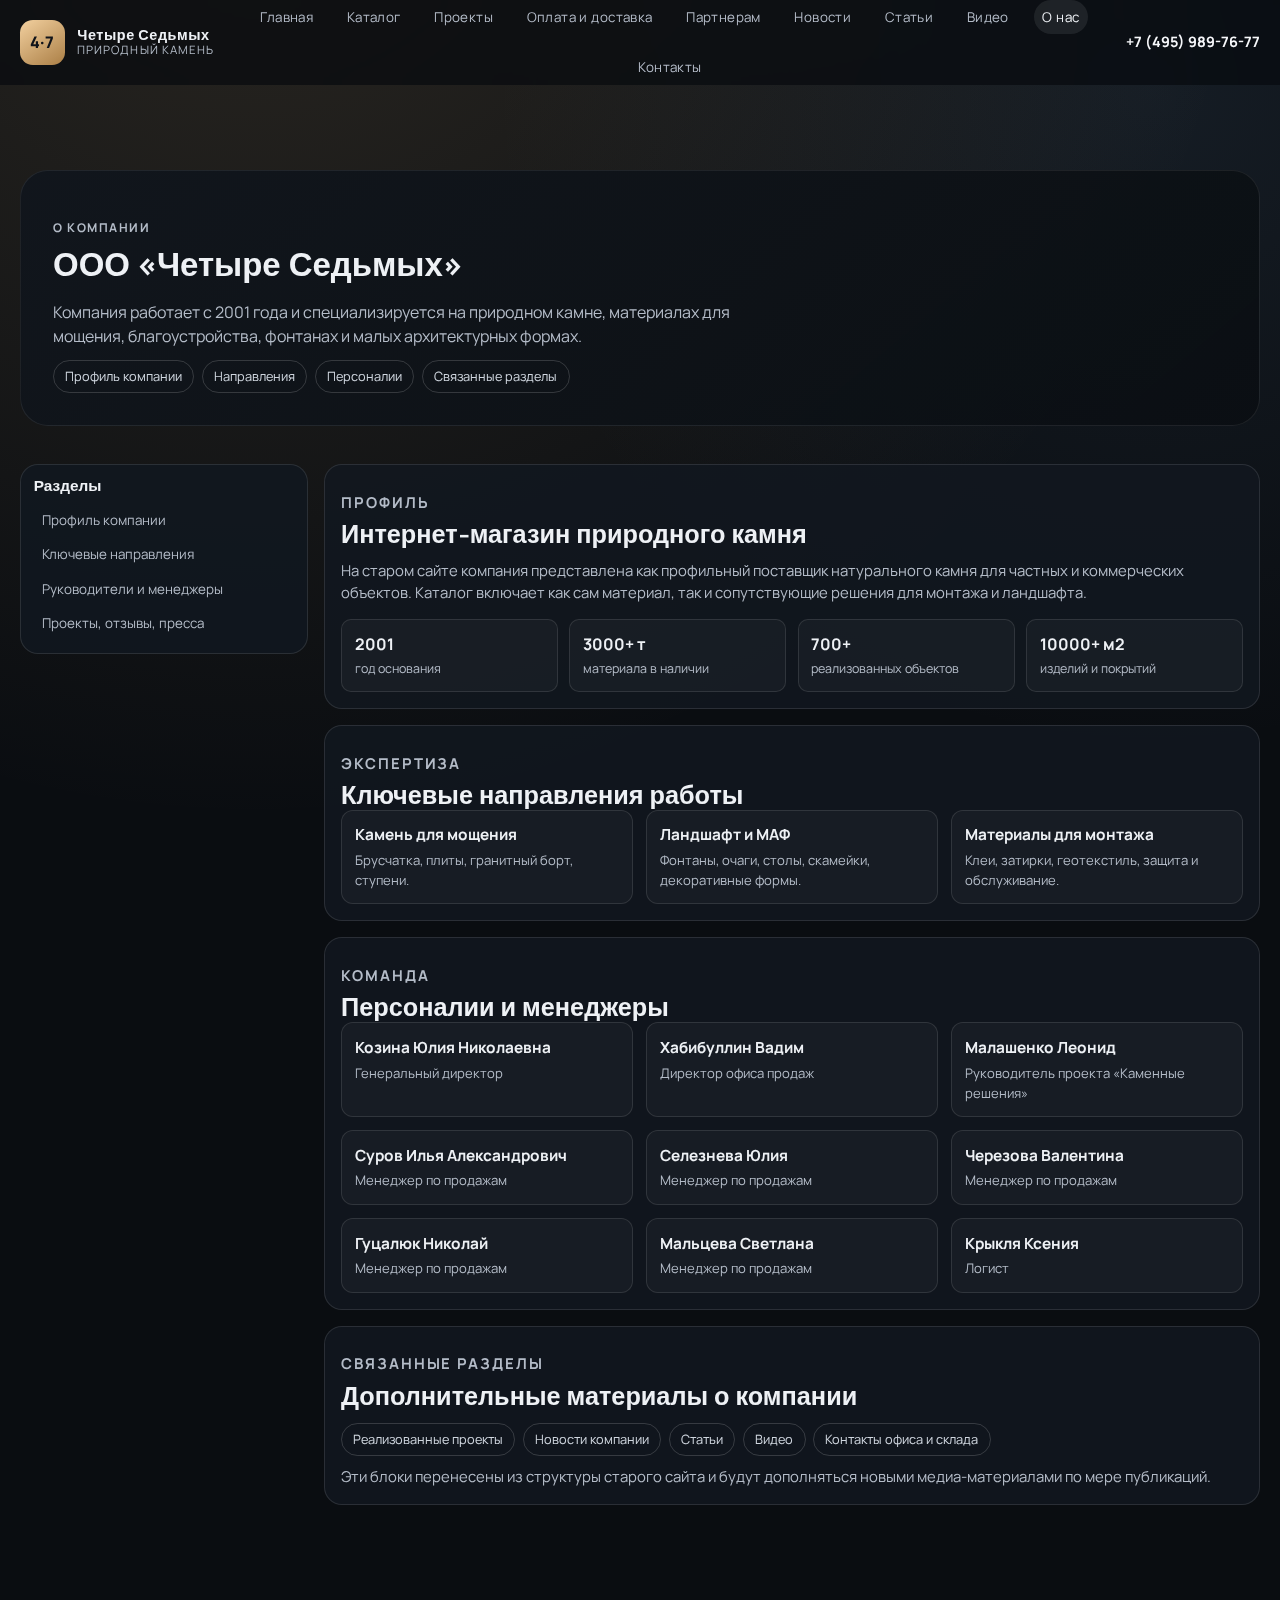
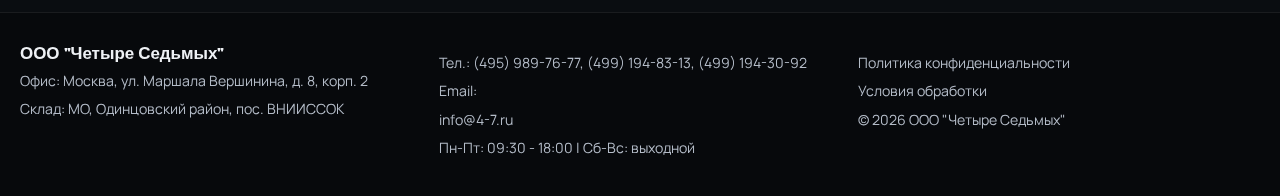
<file: about.html>
<!DOCTYPE html>
<html lang="ru">
  <head>
    <meta charset="UTF-8" />
    <meta name="viewport" content="width=device-width, initial-scale=1.0" />
    <title>О компании | Четыре Седьмых</title>
    <meta
      name="description"
      content="О компании Четыре Седьмых: история, специализация, персоналии и направления работы."
    />
    <link rel="preconnect" href="https://fonts.googleapis.com" />
    <link rel="preconnect" href="https://fonts.gstatic.com" crossorigin />
    <link
      href="https://fonts.googleapis.com/css2?family=Manrope:wght@400;500;600;700;800&family=Syne:wght@500;600;700;800&display=swap"
      rel="stylesheet"
    />
    <link rel="stylesheet" href="./styles.css" />
  </head>
  <body class="theme-dark">
    <header class="site-header" id="top">
      <div class="container nav-row">
        <a class="brand" href="./index.html" aria-label="Четыре Седьмых">
          <span class="brand-mark">4·7</span>
          <span class="brand-text">
            <strong>Четыре Седьмых</strong>
            <small>Природный камень</small>
          </span>
        </a>

        <button class="nav-toggle" type="button" aria-expanded="false" aria-controls="main-nav">
          <span></span><span></span><span></span>
          <span class="visually-hidden">Открыть меню</span>
        </button>

        <nav class="main-nav" id="main-nav">
          <a href="./index.html">Главная</a>
          <a href="./catalog.html">Каталог</a>
          <a href="./projects.html">Проекты</a>
          <a href="./delivery.html">Оплата и доставка</a>
          <a href="./partners.html">Партнерам</a>
          <a href="./news.html">Новости</a>
          <a href="./articles.html">Статьи</a>
          <a href="./video.html">Видео</a>
          <a class="is-active" href="./about.html">О нас</a>
          <a href="./contacts.html">Контакты</a>
        </nav>

        <a class="nav-phone" href="tel:+74959897677">+7 (495) 989-76-77</a>
      </div>
    </header>

    <main class="inner-page">
      <section class="container inner-hero" data-reveal>
        <p class="section-kicker">О компании</p>
        <h1>ООО «Четыре Седьмых»</h1>
        <p>
          Компания работает с 2001 года и специализируется на природном камне,
          материалах для мощения, благоустройства, фонтанах и малых архитектурных
          формах.
        </p>
        <div class="chips">
          <a class="chip" href="#company">Профиль компании</a>
          <a class="chip" href="#directions">Направления</a>
          <a class="chip" href="#staff">Персоналии</a>
          <a class="chip" href="#links">Связанные разделы</a>
        </div>
      </section>

      <section class="page-section" data-reveal>
        <div class="container page-grid">
          <aside class="page-nav">
            <h3>Разделы</h3>
            <a href="#company">Профиль компании</a>
            <a href="#directions">Ключевые направления</a>
            <a href="#staff">Руководители и менеджеры</a>
            <a href="#links">Проекты, отзывы, пресса</a>
          </aside>

          <div class="page-content">
            <article class="panel" id="company">
              <p class="section-kicker">Профиль</p>
              <h2>Интернет-магазин природного камня</h2>
              <p>
                На старом сайте компания представлена как профильный поставщик
                натурального камня для частных и коммерческих объектов. Каталог включает
                как сам материал, так и сопутствующие решения для монтажа и ландшафта.
              </p>
              <div class="stats-row">
                <div class="stat"><strong>2001</strong><span>год основания</span></div>
                <div class="stat"><strong>3000+ т</strong><span>материала в наличии</span></div>
                <div class="stat"><strong>700+</strong><span>реализованных объектов</span></div>
                <div class="stat"><strong>10000+ м2</strong><span>изделий и покрытий</span></div>
              </div>
            </article>

            <article class="panel" id="directions">
              <p class="section-kicker">Экспертиза</p>
              <h2>Ключевые направления работы</h2>
              <div class="three-col">
                <article class="staff-card">
                  <strong>Камень для мощения</strong>
                  <span>Брусчатка, плиты, гранитный борт, ступени.</span>
                </article>
                <article class="staff-card">
                  <strong>Ландшафт и МАФ</strong>
                  <span>Фонтаны, очаги, столы, скамейки, декоративные формы.</span>
                </article>
                <article class="staff-card">
                  <strong>Материалы для монтажа</strong>
                  <span>Клеи, затирки, геотекстиль, защита и обслуживание.</span>
                </article>
              </div>
            </article>

            <article class="panel" id="staff">
              <p class="section-kicker">Команда</p>
              <h2>Персоналии и менеджеры</h2>
              <div class="staff-grid">
                <article class="staff-card">
                  <strong>Козина Юлия Николаевна</strong>
                  <span>Генеральный директор</span>
                </article>
                <article class="staff-card">
                  <strong>Хабибуллин Вадим</strong>
                  <span>Директор офиса продаж</span>
                </article>
                <article class="staff-card">
                  <strong>Малашенко Леонид</strong>
                  <span>Руководитель проекта «Каменные решения»</span>
                </article>
                <article class="staff-card">
                  <strong>Суров Илья Александрович</strong>
                  <span>Менеджер по продажам</span>
                </article>
                <article class="staff-card">
                  <strong>Селезнева Юлия</strong>
                  <span>Менеджер по продажам</span>
                </article>
                <article class="staff-card">
                  <strong>Черезова Валентина</strong>
                  <span>Менеджер по продажам</span>
                </article>
                <article class="staff-card">
                  <strong>Гуцалюк Николай</strong>
                  <span>Менеджер по продажам</span>
                </article>
                <article class="staff-card">
                  <strong>Мальцева Светлана</strong>
                  <span>Менеджер по продажам</span>
                </article>
                <article class="staff-card">
                  <strong>Крыкля Ксения</strong>
                  <span>Логист</span>
                </article>
              </div>
            </article>

            <article class="panel" id="links">
              <p class="section-kicker">Связанные разделы</p>
              <h2>Дополнительные материалы о компании</h2>
              <div class="chips">
                <a class="chip" href="./projects.html">Реализованные проекты</a>
                <a class="chip" href="./news.html">Новости компании</a>
                <a class="chip" href="./articles.html">Статьи</a>
                <a class="chip" href="./video.html">Видео</a>
                <a class="chip" href="./contacts.html">Контакты офиса и склада</a>
              </div>
              <p>
                Эти блоки перенесены из структуры старого сайта и будут дополняться
                новыми медиа-материалами по мере публикаций.
              </p>
            </article>
          </div>
        </div>
      </section>
    </main>

    <footer class="site-footer">
      <div class="container footer-grid">
        <div>
          <h3>ООО "Четыре Седьмых"</h3>
          <p>Офис: Москва, ул. Маршала Вершинина, д. 8, корп. 2</p>
          <p>Склад: МО, Одинцовский район, пос. ВНИИССОК</p>
        </div>
        <div>
          <p>Тел.: (495) 989-76-77, (499) 194-83-13, (499) 194-30-92</p>
          <p>Email: <a href="mailto:info@4-7.ru">info@4-7.ru</a></p>
          <p>Пн-Пт: 09:30 - 18:00 | Сб-Вс: выходной</p>
        </div>
        <div>
          <a href="./privacy.html">Политика конфиденциальности</a>
          <a href="./processing.html">Условия обработки</a>
          <p class="copyright">© <span data-year></span> ООО "Четыре Седьмых"</p>
        </div>
      </div>
    </footer>

    <script src="./script.js"></script>
  </body>
</html>
</file>
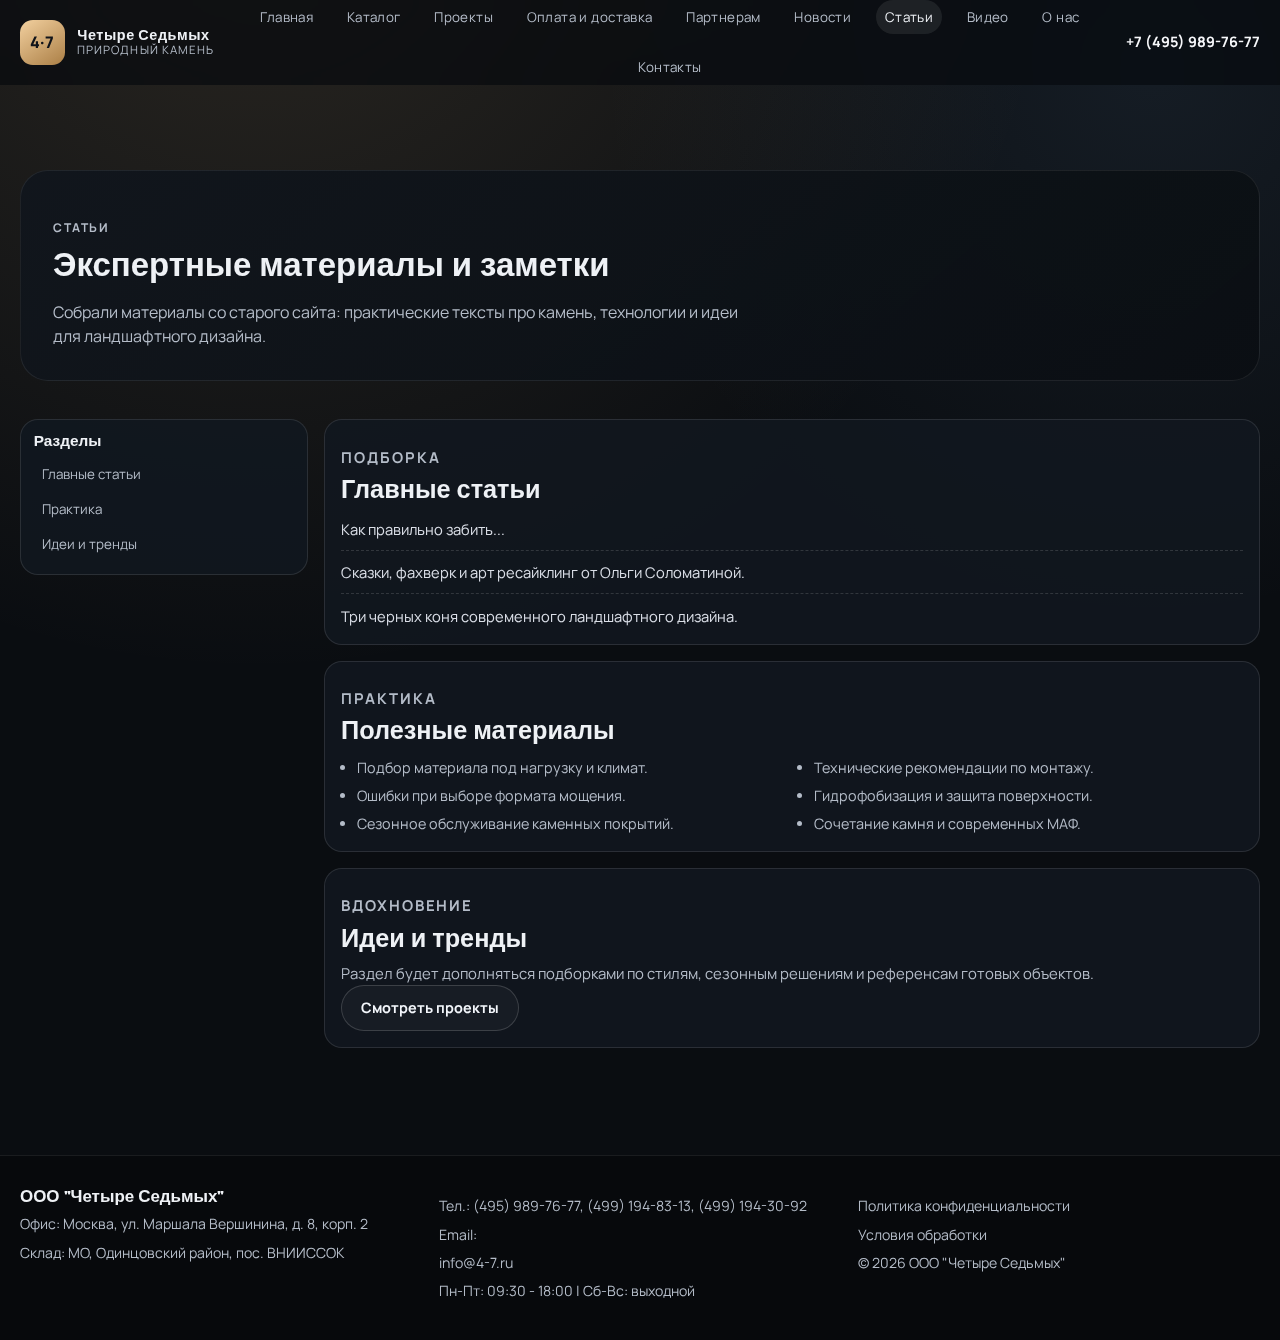
<file: articles.html>
<!DOCTYPE html>
<html lang="ru">
  <head>
    <meta charset="UTF-8" />
    <meta name="viewport" content="width=device-width, initial-scale=1.0" />
    <title>Статьи | Четыре Седьмых</title>
    <meta name="description" content="Экспертные статьи о природном камне и ландшафтном дизайне." />
    <link rel="preconnect" href="https://fonts.googleapis.com" />
    <link rel="preconnect" href="https://fonts.gstatic.com" crossorigin />
    <link
      href="https://fonts.googleapis.com/css2?family=Manrope:wght@400;500;600;700;800&family=Syne:wght@500;600;700;800&display=swap"
      rel="stylesheet"
    />
    <link rel="stylesheet" href="./styles.css" />
  </head>
  <body class="theme-dark">
    <header class="site-header" id="top">
      <div class="container nav-row">
        <a class="brand" href="./index.html" aria-label="Четыре Седьмых">
          <span class="brand-mark">4·7</span>
          <span class="brand-text">
            <strong>Четыре Седьмых</strong>
            <small>Природный камень</small>
          </span>
        </a>

        <button class="nav-toggle" type="button" aria-expanded="false" aria-controls="main-nav">
          <span></span><span></span><span></span>
          <span class="visually-hidden">Открыть меню</span>
        </button>

        <nav class="main-nav" id="main-nav">
          <a href="./index.html">Главная</a>
          <a href="./catalog.html">Каталог</a>
          <a href="./projects.html">Проекты</a>
          <a href="./delivery.html">Оплата и доставка</a>
          <a href="./partners.html">Партнерам</a>
          <a href="./news.html">Новости</a>
          <a class="is-active" href="./articles.html">Статьи</a>
          <a href="./video.html">Видео</a>
          <a href="./about.html">О нас</a>
          <a href="./contacts.html">Контакты</a>
        </nav>

        <a class="nav-phone" href="tel:+74959897677">+7 (495) 989-76-77</a>
      </div>
    </header>

    <main class="inner-page">
      <section class="container inner-hero" data-reveal>
        <p class="section-kicker">Статьи</p>
        <h1>Экспертные материалы и заметки</h1>
        <p>
          Собрали материалы со старого сайта: практические тексты про камень,
          технологии и идеи для ландшафтного дизайна.
        </p>
      </section>

      <section class="page-section" data-reveal>
        <div class="container page-grid">
          <aside class="page-nav">
            <h3>Разделы</h3>
            <a href="#featured">Главные статьи</a>
            <a href="#practical">Практика</a>
            <a href="#ideas">Идеи и тренды</a>
          </aside>

          <div class="page-content">
            <article class="panel" id="featured">
              <p class="section-kicker">Подборка</p>
              <h2>Главные статьи</h2>
              <ul class="project-list">
                <li><a href="#">Как правильно забить...</a></li>
                <li><a href="#">Сказки, фахверк и арт ресайклинг от Ольги Соломатиной.</a></li>
                <li><a href="#">Три черных коня современного ландшафтного дизайна.</a></li>
              </ul>
            </article>

            <article class="panel" id="practical">
              <p class="section-kicker">Практика</p>
              <h2>Полезные материалы</h2>
              <div class="two-col">
                <ul class="panel-list">
                  <li>Подбор материала под нагрузку и климат.</li>
                  <li>Ошибки при выборе формата мощения.</li>
                  <li>Сезонное обслуживание каменных покрытий.</li>
                </ul>
                <ul class="panel-list">
                  <li>Технические рекомендации по монтажу.</li>
                  <li>Гидрофобизация и защита поверхности.</li>
                  <li>Сочетание камня и современных МАФ.</li>
                </ul>
              </div>
            </article>

            <article class="panel" id="ideas">
              <p class="section-kicker">Вдохновение</p>
              <h2>Идеи и тренды</h2>
              <p>
                Раздел будет дополняться подборками по стилям, сезонным решениям и
                референсам готовых объектов.
              </p>
              <a class="btn btn-outline" href="./projects.html">Смотреть проекты</a>
            </article>
          </div>
        </div>
      </section>
    </main>

    <footer class="site-footer">
      <div class="container footer-grid">
        <div>
          <h3>ООО "Четыре Седьмых"</h3>
          <p>Офис: Москва, ул. Маршала Вершинина, д. 8, корп. 2</p>
          <p>Склад: МО, Одинцовский район, пос. ВНИИССОК</p>
        </div>
        <div>
          <p>Тел.: (495) 989-76-77, (499) 194-83-13, (499) 194-30-92</p>
          <p>Email: <a href="mailto:info@4-7.ru">info@4-7.ru</a></p>
          <p>Пн-Пт: 09:30 - 18:00 | Сб-Вс: выходной</p>
        </div>
        <div>
          <a href="./privacy.html">Политика конфиденциальности</a>
          <a href="./processing.html">Условия обработки</a>
          <p class="copyright">© <span data-year></span> ООО "Четыре Седьмых"</p>
        </div>
      </div>
    </footer>

    <script src="./script.js"></script>
  </body>
</html>
</file>
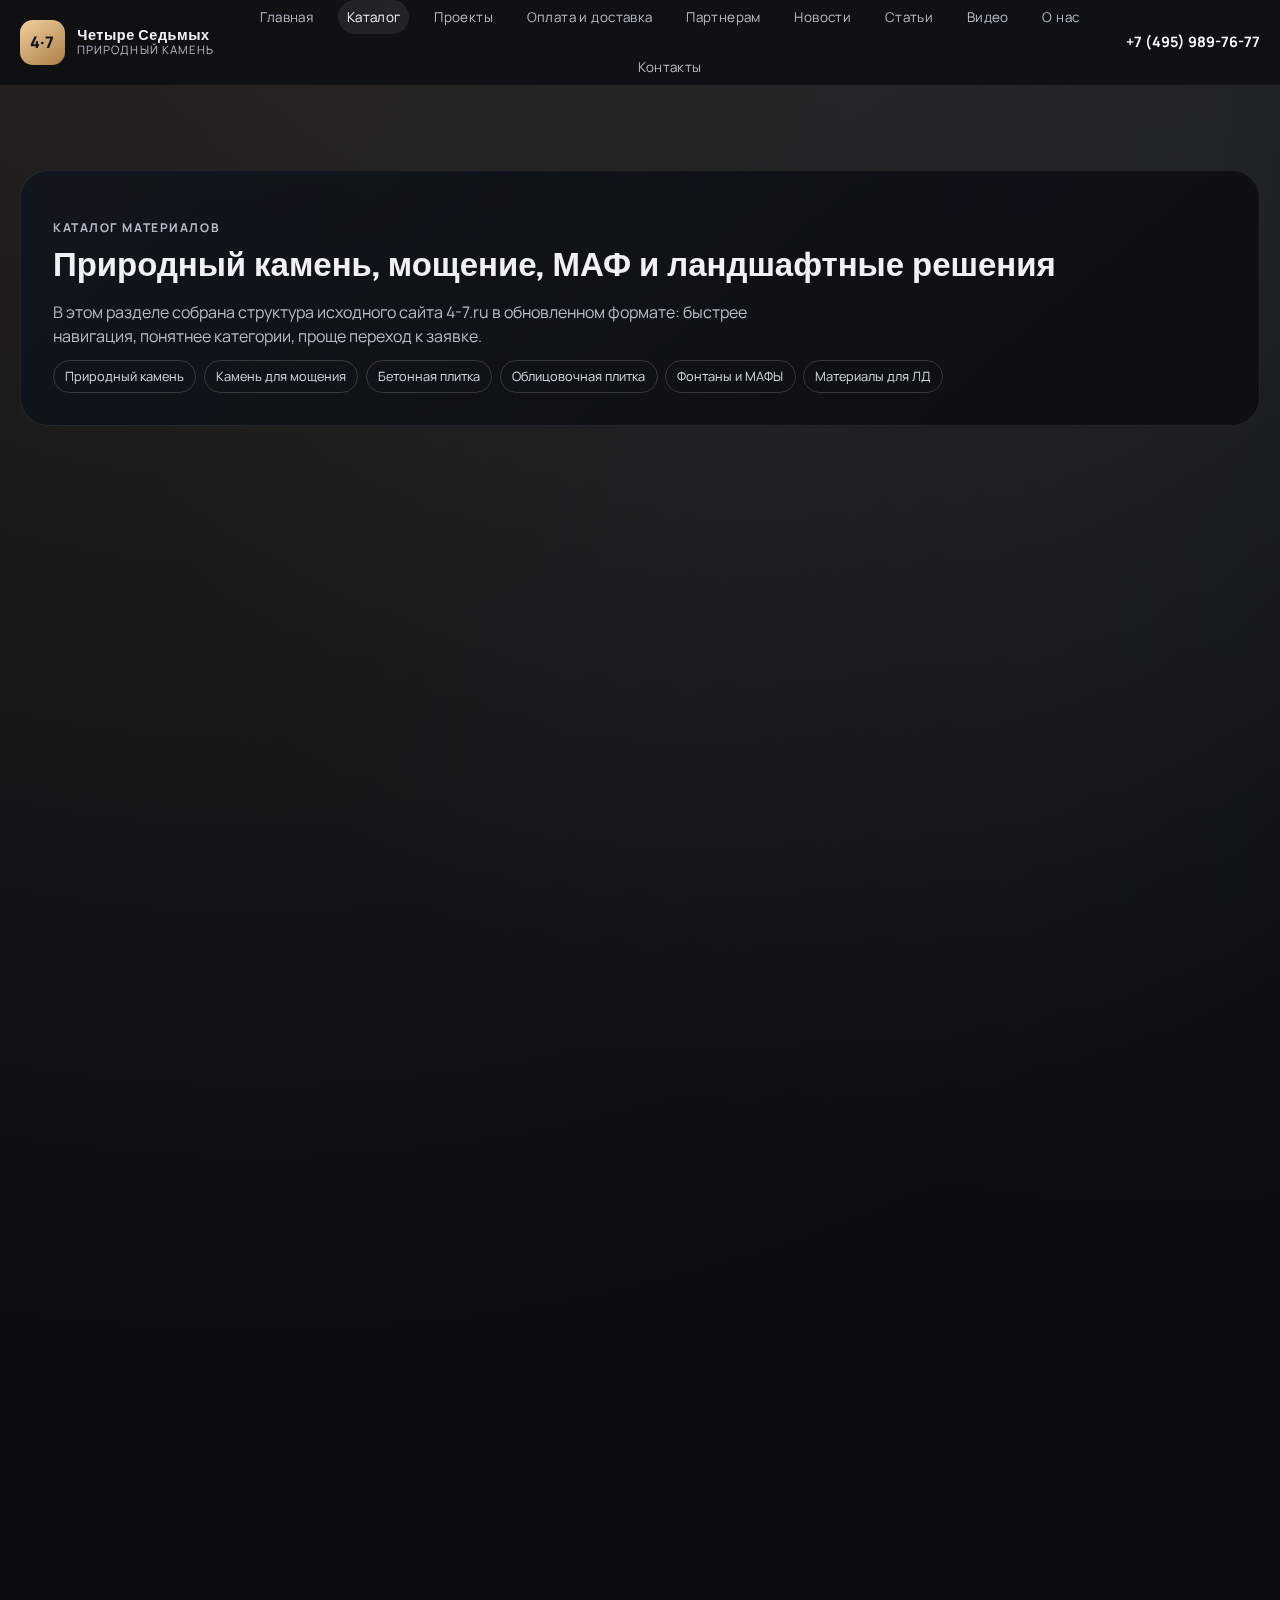
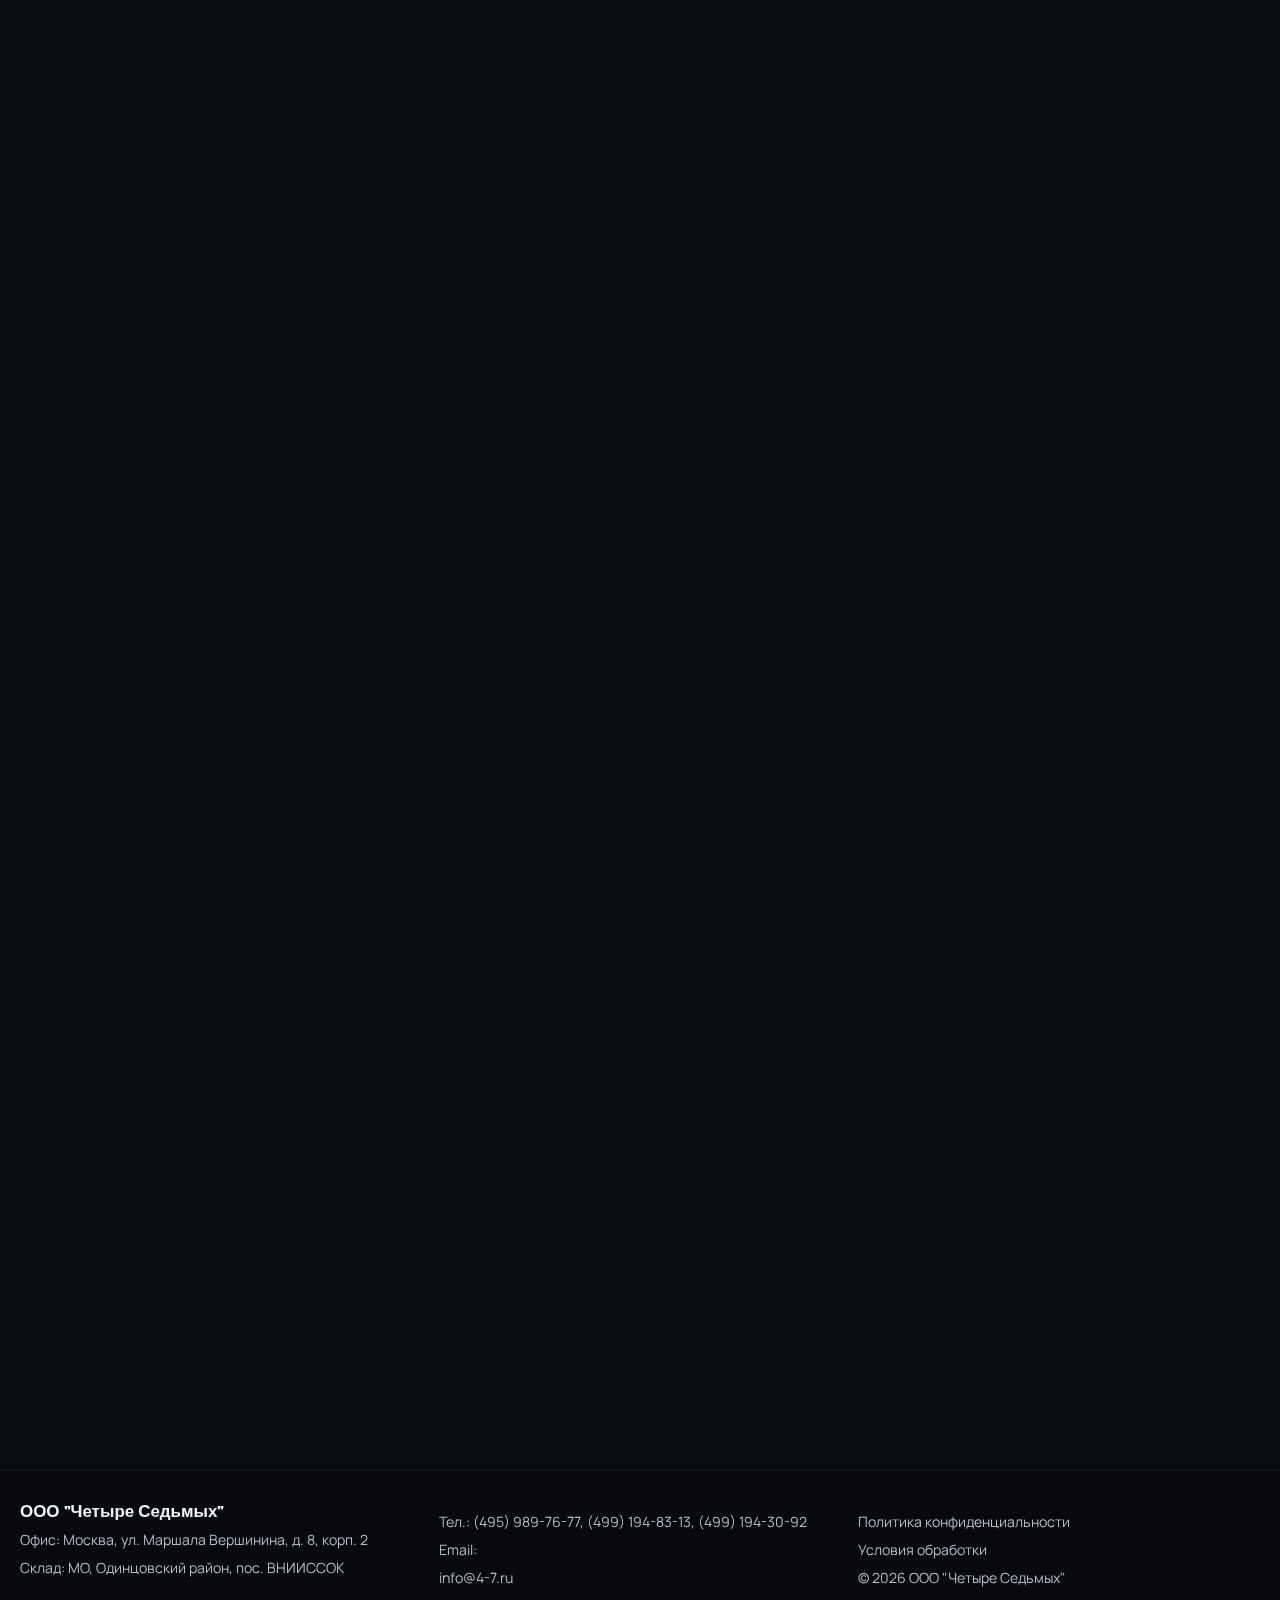
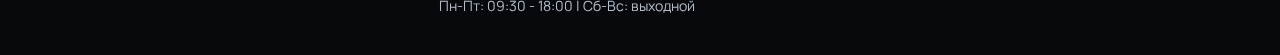
<file: catalog.html>
<!DOCTYPE html>
<html lang="ru">
  <head>
    <meta charset="UTF-8" />
    <meta name="viewport" content="width=device-width, initial-scale=1.0" />
    <title>Каталог | Четыре Седьмых</title>
    <meta
      name="description"
      content="Каталог природного камня, материалов для мощения, облицовки и ландшафтного дизайна от компании Четыре Седьмых."
    />
    <link rel="preconnect" href="https://fonts.googleapis.com" />
    <link rel="preconnect" href="https://fonts.gstatic.com" crossorigin />
    <link
      href="https://fonts.googleapis.com/css2?family=Manrope:wght@400;500;600;700;800&family=Syne:wght@500;600;700;800&display=swap"
      rel="stylesheet"
    />
    <link rel="stylesheet" href="./styles.css" />
  </head>
  <body class="theme-dark">
    <header class="site-header" id="top">
      <div class="container nav-row">
        <a class="brand" href="./index.html" aria-label="Четыре Седьмых">
          <span class="brand-mark">4·7</span>
          <span class="brand-text">
            <strong>Четыре Седьмых</strong>
            <small>Природный камень</small>
          </span>
        </a>

        <button class="nav-toggle" type="button" aria-expanded="false" aria-controls="main-nav">
          <span></span><span></span><span></span>
          <span class="visually-hidden">Открыть меню</span>
        </button>

        <nav class="main-nav" id="main-nav">
          <a href="./index.html">Главная</a>
          <a class="is-active" href="./catalog.html">Каталог</a>
          <a href="./projects.html">Проекты</a>
          <a href="./delivery.html">Оплата и доставка</a>
          <a href="./partners.html">Партнерам</a>
          <a href="./news.html">Новости</a>
          <a href="./articles.html">Статьи</a>
          <a href="./video.html">Видео</a>
          <a href="./about.html">О нас</a>
          <a href="./contacts.html">Контакты</a>
        </nav>

        <a class="nav-phone" href="tel:+74959897677">+7 (495) 989-76-77</a>
      </div>
    </header>

    <main class="inner-page">
      <section class="container inner-hero" data-reveal>
        <p class="section-kicker">Каталог материалов</p>
        <h1>Природный камень, мощение, МАФ и ландшафтные решения</h1>
        <p>
          В этом разделе собрана структура исходного сайта 4-7.ru в обновленном
          формате: быстрее навигация, понятнее категории, проще переход к заявке.
        </p>
        <div class="chips">
          <a class="chip" href="#natural-stone">Природный камень</a>
          <a class="chip" href="#paving-stone">Камень для мощения</a>
          <a class="chip" href="#concrete">Бетонная плитка</a>
          <a class="chip" href="#cladding">Облицовочная плитка</a>
          <a class="chip" href="#fountains">Фонтаны и МАФЫ</a>
          <a class="chip" href="#ld-materials">Материалы для ЛД</a>
        </div>
      </section>

      <section class="page-section" data-reveal>
        <div class="container page-grid">
          <aside class="page-nav">
            <h3>Быстрый переход</h3>
            <a href="#natural-stone">Природный камень</a>
            <a href="#paving-stone">Камень для мощения</a>
            <a href="#concrete">Бетонная плитка</a>
            <a href="#cladding">Облицовочная плитка</a>
            <a href="#fountains">Фонтаны и МАФЫ</a>
            <a href="#ld-materials">Материалы для ЛД</a>
            <a href="#discount">Товары со скидкой</a>
            <a href="#request">Запрос по проекту</a>
          </aside>

          <div class="page-content">
            <article class="panel" id="natural-stone">
              <p class="section-kicker">Категория 01</p>
              <h2>Природный камень</h2>
              <p>
                Натуральные форматы для облицовки, садовых решений и мощения.
                Раздел соответствует структуре старого сайта.
              </p>
              <div class="two-col">
                <ul class="panel-list">
                  <li>Песчаник</li>
                  <li>Сланец</li>
                  <li>Кварцит</li>
                  <li>Лемезит</li>
                  <li>Златолит</li>
                  <li>Шунгит</li>
                  <li>Гранит</li>
                </ul>
                <ul class="panel-list">
                  <li>Мрамор</li>
                  <li>Известняк</li>
                  <li>Туф</li>
                  <li>Глыбы, валуны</li>
                  <li>Речная галька</li>
                  <li>Морская галька</li>
                  <li>Крошка, щебень, пески</li>
                </ul>
              </div>
            </article>

            <article class="panel" id="paving-stone">
              <p class="section-kicker">Категория 02</p>
              <h2>Камень для мощения</h2>
              <p>
                Материалы для дорожек, площадок и входных групп. Подбор под нагрузку,
                формат укладки и стилистику объекта.
              </p>
              <ul class="panel-list">
                <li>Тротуарная плитка из камня</li>
                <li>Брусчатка</li>
                <li>Плиты мощения</li>
                <li>Гранитный борт</li>
                <li>Гранитные ступени</li>
                <li>Керамогранит</li>
              </ul>
            </article>

            <article class="panel" id="concrete">
              <p class="section-kicker">Категория 03</p>
              <h2>Бетонная плитка</h2>
              <p>
                Современная бетонная продукция для частных и городских территорий.
                Надежные форматы под интенсивную эксплуатацию.
              </p>
              <ul class="panel-list">
                <li>Тротуарная плитка вибропресс</li>
                <li>Крупноформатная плитка</li>
                <li>Бордюрные элементы</li>
              </ul>
            </article>

            <article class="panel" id="cladding">
              <p class="section-kicker">Категория 04</p>
              <h2>Облицовочная плитка</h2>
              <p>
                Фасадные и интерьерные решения из натурального камня с выбором формата,
                обработки и оттенка под архитектуру.
              </p>
              <ul class="panel-list">
                <li>Плитка из песчаника</li>
                <li>Плитка из сланца</li>
                <li>Плитка из кварцита</li>
                <li>Плитка из лемезита</li>
              </ul>
            </article>

            <article class="panel" id="fountains">
              <p class="section-kicker">Категория 05</p>
              <h2>Фонтаны и МАФЫ</h2>
              <p>
                Готовые и кастомные изделия для премиальных участков, патио и
                общественных пространств.
              </p>
              <ul class="panel-list">
                <li>Фонтаны</li>
                <li>Садовые фигуры</li>
                <li>Очаги, кострища, камины</li>
                <li>Скамейки, столы, стулья</li>
                <li>Столешницы, патио, грили</li>
                <li>Кашпо, скульптуры, фонари</li>
              </ul>
            </article>

            <article class="panel" id="ld-materials">
              <p class="section-kicker">Категория 06</p>
              <h2>Материалы для ландшафтного дизайна</h2>
              <p>
                Технический блок каталога: всё, что нужно для качественного монтажа,
                защиты и обслуживания объектов.
              </p>
              <div class="two-col">
                <ul class="panel-list">
                  <li>Клеи</li>
                  <li>Затирки</li>
                  <li>Гидрофобизаторы</li>
                  <li>Лак и краски</li>
                  <li>Геосинтетика</li>
                  <li>Геотекстиль</li>
                </ul>
                <ul class="panel-list">
                  <li>Габионные конструкции</li>
                  <li>Габионы</li>
                  <li>Газонная решетка</li>
                  <li>Пластиковые бордюры</li>
                  <li>Террасная доска</li>
                  <li>Отсев и пески</li>
                </ul>
              </div>
            </article>

            <article class="panel" id="discount">
              <p class="section-kicker">Категория 07</p>
              <h2>Товары со скидкой</h2>
              <p>
                На исходном сайте есть отдельный раздел акционных предложений. Здесь
                будет отображаться текущий список доступных позиций.
              </p>
              <div class="stats-row">
                <div class="stat"><strong>3000+ т</strong><span>материала в наличии</span></div>
                <div class="stat"><strong>700+</strong><span>объектов в портфолио</span></div>
                <div class="stat"><strong>48 ч</strong><span>на запуск в работу</span></div>
                <div class="stat"><strong>23 года</strong><span>рыночной экспертизы</span></div>
              </div>
            </article>

            <article class="cta-band" id="request">
              <h3>Нужен точный подбор или расчет в нескольких вариантах?</h3>
              <p>
                Оставьте запрос, и мы подберем материалы под задачу, бюджет и сроки.
                Можно сразу приложить спецификацию или фото объекта.
              </p>
              <form class="form-grid" action="#" method="post">
                <input type="text" name="name" placeholder="Ваше имя" required />
                <input type="tel" name="phone" placeholder="Телефон" required />
                <textarea name="comment" rows="4" placeholder="Комментарий по проекту"></textarea>
                <button class="btn btn-solid" type="submit">Получить подбор</button>
              </form>
            </article>
          </div>
        </div>
      </section>
    </main>

    <footer class="site-footer">
      <div class="container footer-grid">
        <div>
          <h3>ООО "Четыре Седьмых"</h3>
          <p>Офис: Москва, ул. Маршала Вершинина, д. 8, корп. 2</p>
          <p>Склад: МО, Одинцовский район, пос. ВНИИССОК</p>
        </div>
        <div>
          <p>Тел.: (495) 989-76-77, (499) 194-83-13, (499) 194-30-92</p>
          <p>Email: <a href="mailto:info@4-7.ru">info@4-7.ru</a></p>
          <p>Пн-Пт: 09:30 - 18:00 | Сб-Вс: выходной</p>
        </div>
        <div>
          <a href="./privacy.html">Политика конфиденциальности</a>
          <a href="./processing.html">Условия обработки</a>
          <p class="copyright">© <span data-year></span> ООО "Четыре Седьмых"</p>
        </div>
      </div>
    </footer>

    <script src="./script.js"></script>
  </body>
</html>
</file>
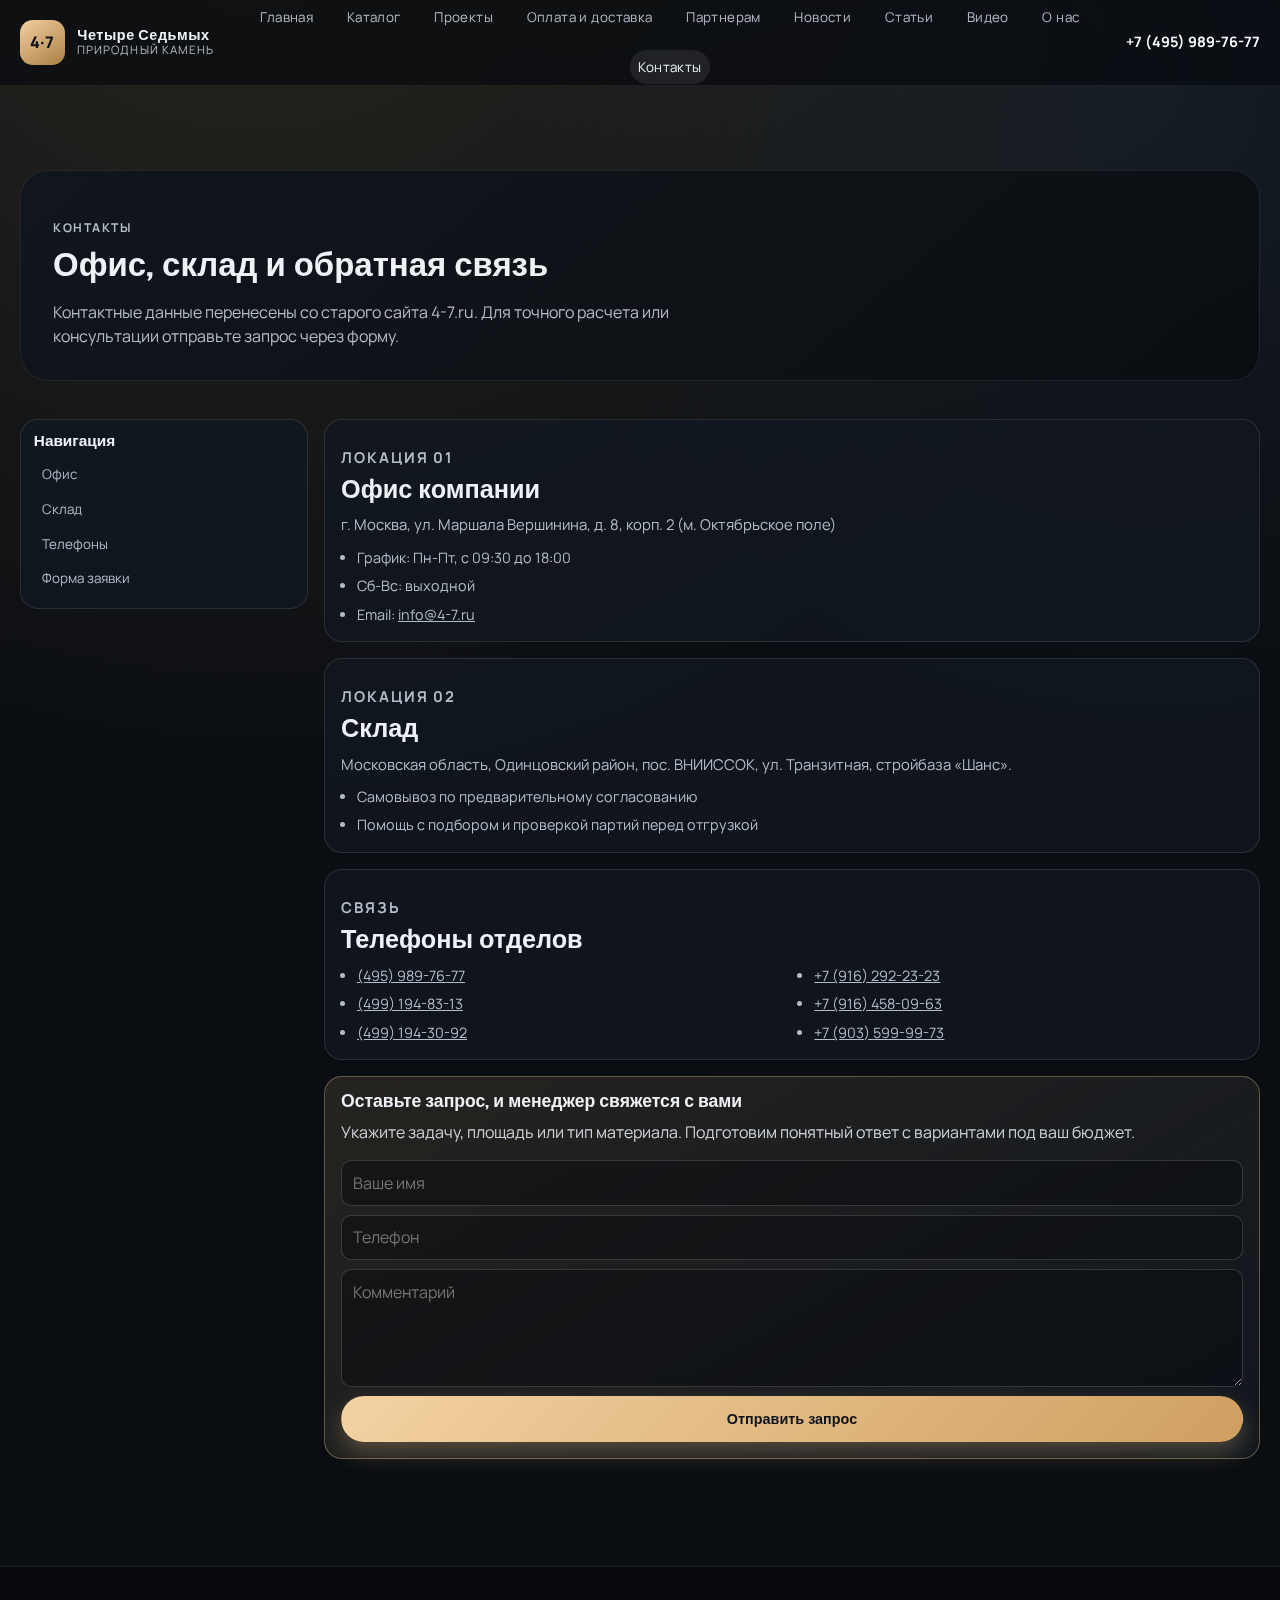
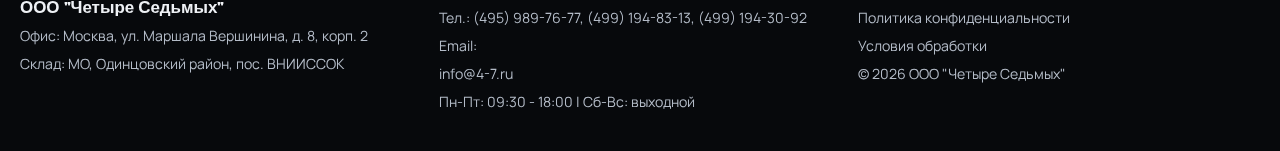
<file: contacts.html>
<!DOCTYPE html>
<html lang="ru">
  <head>
    <meta charset="UTF-8" />
    <meta name="viewport" content="width=device-width, initial-scale=1.0" />
    <title>Контакты | Четыре Седьмых</title>
    <meta name="description" content="Контакты офиса и склада компании Четыре Седьмых, телефоны и график работы." />
    <link rel="preconnect" href="https://fonts.googleapis.com" />
    <link rel="preconnect" href="https://fonts.gstatic.com" crossorigin />
    <link
      href="https://fonts.googleapis.com/css2?family=Manrope:wght@400;500;600;700;800&family=Syne:wght@500;600;700;800&display=swap"
      rel="stylesheet"
    />
    <link rel="stylesheet" href="./styles.css" />
  </head>
  <body class="theme-dark">
    <header class="site-header" id="top">
      <div class="container nav-row">
        <a class="brand" href="./index.html" aria-label="Четыре Седьмых">
          <span class="brand-mark">4·7</span>
          <span class="brand-text">
            <strong>Четыре Седьмых</strong>
            <small>Природный камень</small>
          </span>
        </a>

        <button class="nav-toggle" type="button" aria-expanded="false" aria-controls="main-nav">
          <span></span><span></span><span></span>
          <span class="visually-hidden">Открыть меню</span>
        </button>

        <nav class="main-nav" id="main-nav">
          <a href="./index.html">Главная</a>
          <a href="./catalog.html">Каталог</a>
          <a href="./projects.html">Проекты</a>
          <a href="./delivery.html">Оплата и доставка</a>
          <a href="./partners.html">Партнерам</a>
          <a href="./news.html">Новости</a>
          <a href="./articles.html">Статьи</a>
          <a href="./video.html">Видео</a>
          <a href="./about.html">О нас</a>
          <a class="is-active" href="./contacts.html">Контакты</a>
        </nav>

        <a class="nav-phone" href="tel:+74959897677">+7 (495) 989-76-77</a>
      </div>
    </header>

    <main class="inner-page">
      <section class="container inner-hero" data-reveal>
        <p class="section-kicker">Контакты</p>
        <h1>Офис, склад и обратная связь</h1>
        <p>
          Контактные данные перенесены со старого сайта 4-7.ru. Для точного расчета
          или консультации отправьте запрос через форму.
        </p>
      </section>

      <section class="page-section" data-reveal>
        <div class="container page-grid">
          <aside class="page-nav">
            <h3>Навигация</h3>
            <a href="#office">Офис</a>
            <a href="#warehouse">Склад</a>
            <a href="#phones">Телефоны</a>
            <a href="#request">Форма заявки</a>
          </aside>

          <div class="page-content">
            <article class="panel" id="office">
              <p class="section-kicker">Локация 01</p>
              <h2>Офис компании</h2>
              <p>г. Москва, ул. Маршала Вершинина, д. 8, корп. 2 (м. Октябрьское поле)</p>
              <ul class="panel-list">
                <li>График: Пн-Пт, с 09:30 до 18:00</li>
                <li>Сб-Вс: выходной</li>
                <li>Email: <a href="mailto:info@4-7.ru">info@4-7.ru</a></li>
              </ul>
            </article>

            <article class="panel" id="warehouse">
              <p class="section-kicker">Локация 02</p>
              <h2>Склад</h2>
              <p>
                Московская область, Одинцовский район, пос. ВНИИССОК, ул. Транзитная,
                стройбаза «Шанс».
              </p>
              <ul class="panel-list">
                <li>Самовывоз по предварительному согласованию</li>
                <li>Помощь с подбором и проверкой партий перед отгрузкой</li>
              </ul>
            </article>

            <article class="panel" id="phones">
              <p class="section-kicker">Связь</p>
              <h2>Телефоны отделов</h2>
              <div class="two-col">
                <ul class="panel-list">
                  <li><a href="tel:+74959897677">(495) 989-76-77</a></li>
                  <li><a href="tel:+74991948313">(499) 194-83-13</a></li>
                  <li><a href="tel:+74991943092">(499) 194-30-92</a></li>
                </ul>
                <ul class="panel-list">
                  <li><a href="tel:+79162922323">+7 (916) 292-23-23</a></li>
                  <li><a href="tel:+79164580963">+7 (916) 458-09-63</a></li>
                  <li><a href="tel:+79035999973">+7 (903) 599-99-73</a></li>
                </ul>
              </div>
            </article>

            <article class="cta-band" id="request">
              <h3>Оставьте запрос, и менеджер свяжется с вами</h3>
              <p>
                Укажите задачу, площадь или тип материала. Подготовим понятный ответ с
                вариантами под ваш бюджет.
              </p>
              <form class="form-grid" action="#" method="post">
                <input type="text" name="name" placeholder="Ваше имя" required />
                <input type="tel" name="phone" placeholder="Телефон" required />
                <textarea name="comment" rows="4" placeholder="Комментарий"></textarea>
                <button class="btn btn-solid" type="submit">Отправить запрос</button>
              </form>
            </article>
          </div>
        </div>
      </section>
    </main>

    <footer class="site-footer">
      <div class="container footer-grid">
        <div>
          <h3>ООО "Четыре Седьмых"</h3>
          <p>Офис: Москва, ул. Маршала Вершинина, д. 8, корп. 2</p>
          <p>Склад: МО, Одинцовский район, пос. ВНИИССОК</p>
        </div>
        <div>
          <p>Тел.: (495) 989-76-77, (499) 194-83-13, (499) 194-30-92</p>
          <p>Email: <a href="mailto:info@4-7.ru">info@4-7.ru</a></p>
          <p>Пн-Пт: 09:30 - 18:00 | Сб-Вс: выходной</p>
        </div>
        <div>
          <a href="./privacy.html">Политика конфиденциальности</a>
          <a href="./processing.html">Условия обработки</a>
          <p class="copyright">© <span data-year></span> ООО "Четыре Седьмых"</p>
        </div>
      </div>
    </footer>

    <script src="./script.js"></script>
  </body>
</html>
</file>
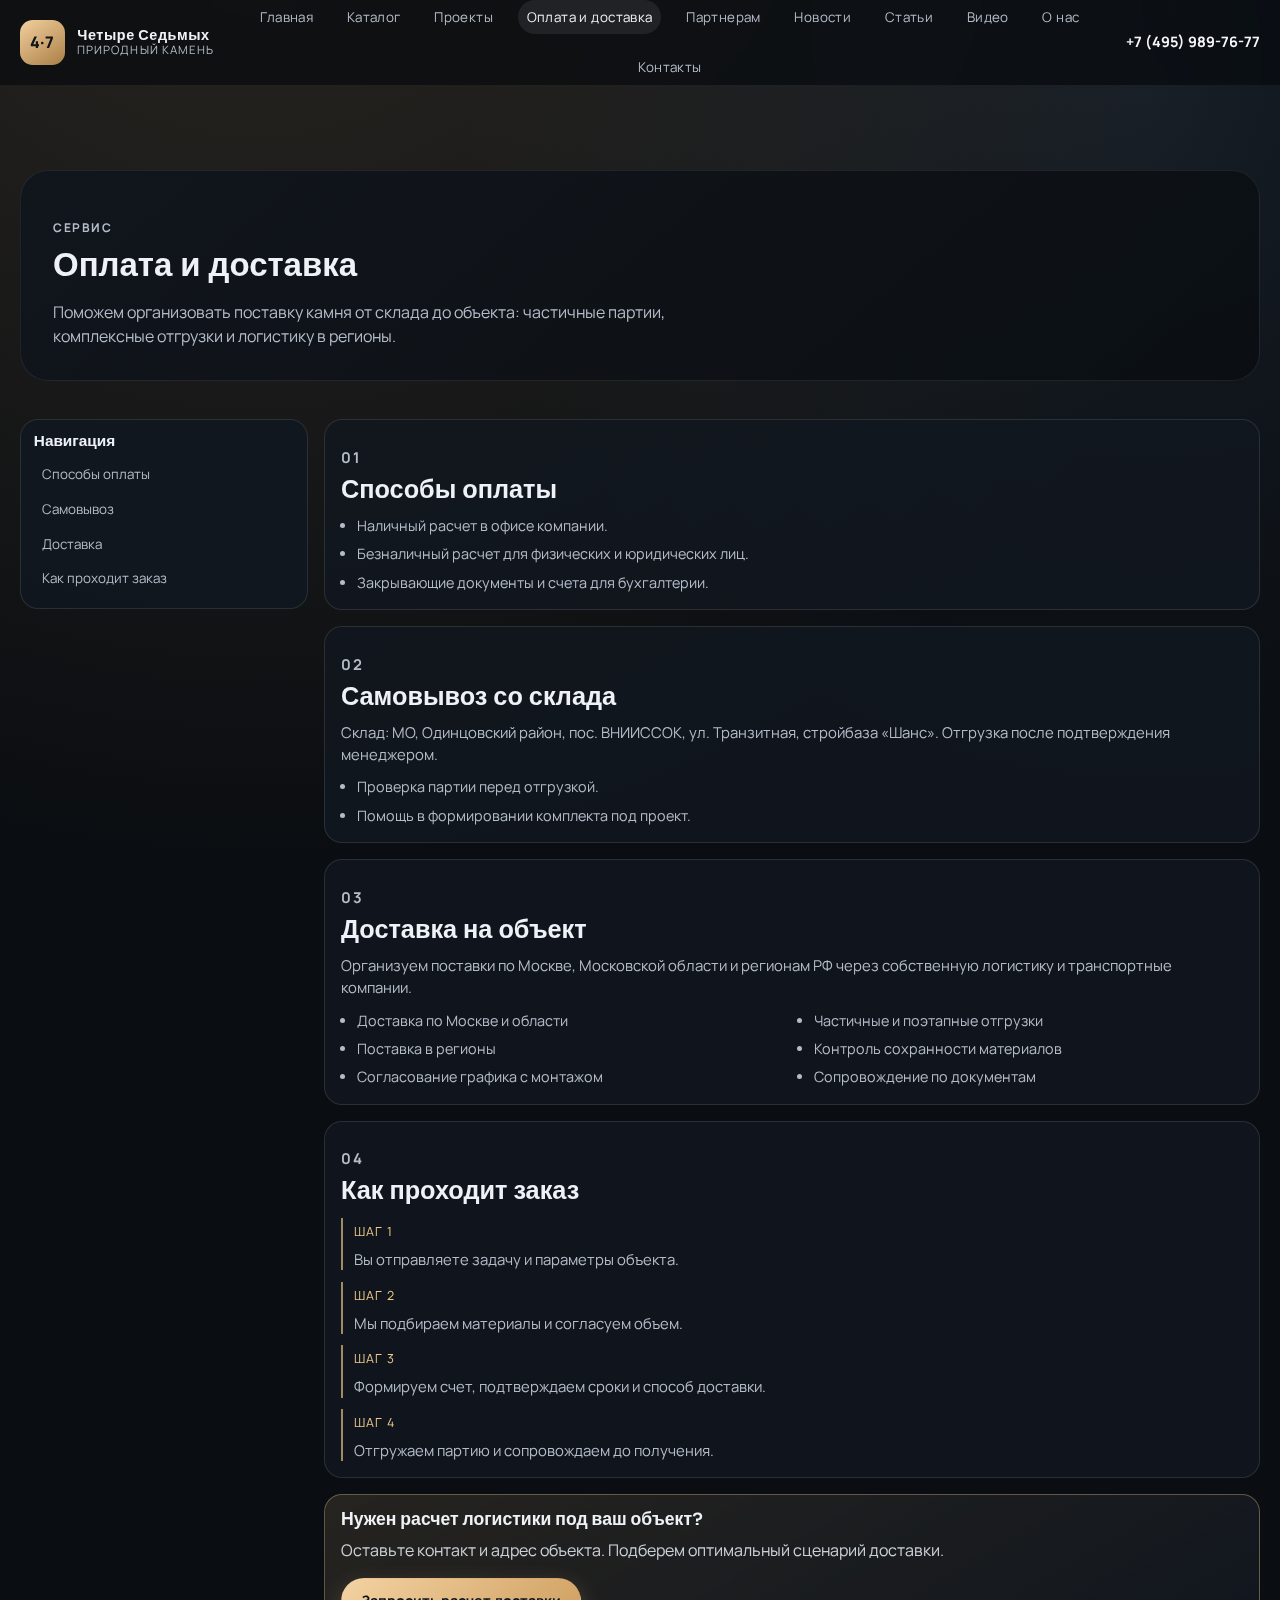
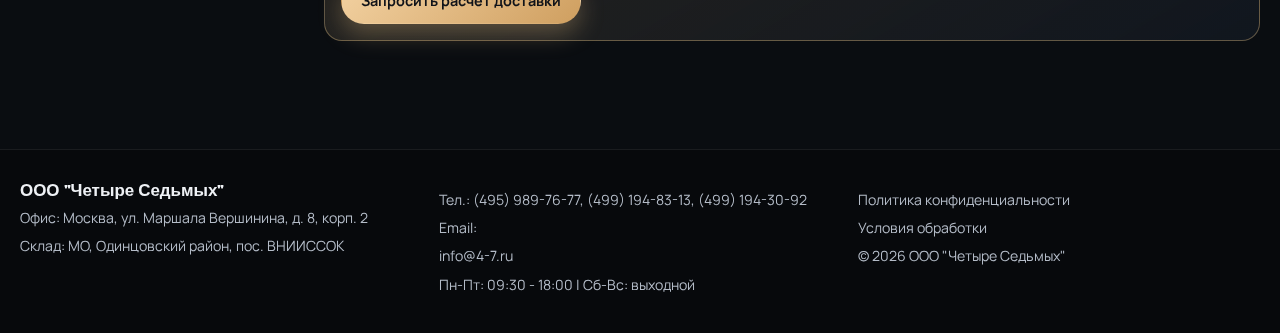
<file: delivery.html>
<!DOCTYPE html>
<html lang="ru">
  <head>
    <meta charset="UTF-8" />
    <meta name="viewport" content="width=device-width, initial-scale=1.0" />
    <title>Оплата и доставка | Четыре Седьмых</title>
    <meta
      name="description"
      content="Условия оплаты, самовывоза и доставки материалов компании Четыре Седьмых."
    />
    <link rel="preconnect" href="https://fonts.googleapis.com" />
    <link rel="preconnect" href="https://fonts.gstatic.com" crossorigin />
    <link
      href="https://fonts.googleapis.com/css2?family=Manrope:wght@400;500;600;700;800&family=Syne:wght@500;600;700;800&display=swap"
      rel="stylesheet"
    />
    <link rel="stylesheet" href="./styles.css" />
  </head>
  <body class="theme-dark">
    <header class="site-header" id="top">
      <div class="container nav-row">
        <a class="brand" href="./index.html" aria-label="Четыре Седьмых">
          <span class="brand-mark">4·7</span>
          <span class="brand-text">
            <strong>Четыре Седьмых</strong>
            <small>Природный камень</small>
          </span>
        </a>

        <button class="nav-toggle" type="button" aria-expanded="false" aria-controls="main-nav">
          <span></span><span></span><span></span>
          <span class="visually-hidden">Открыть меню</span>
        </button>

        <nav class="main-nav" id="main-nav">
          <a href="./index.html">Главная</a>
          <a href="./catalog.html">Каталог</a>
          <a href="./projects.html">Проекты</a>
          <a class="is-active" href="./delivery.html">Оплата и доставка</a>
          <a href="./partners.html">Партнерам</a>
          <a href="./news.html">Новости</a>
          <a href="./articles.html">Статьи</a>
          <a href="./video.html">Видео</a>
          <a href="./about.html">О нас</a>
          <a href="./contacts.html">Контакты</a>
        </nav>

        <a class="nav-phone" href="tel:+74959897677">+7 (495) 989-76-77</a>
      </div>
    </header>

    <main class="inner-page">
      <section class="container inner-hero" data-reveal>
        <p class="section-kicker">Сервис</p>
        <h1>Оплата и доставка</h1>
        <p>
          Поможем организовать поставку камня от склада до объекта: частичные партии,
          комплексные отгрузки и логистику в регионы.
        </p>
      </section>

      <section class="page-section" data-reveal>
        <div class="container page-grid">
          <aside class="page-nav">
            <h3>Навигация</h3>
            <a href="#payment">Способы оплаты</a>
            <a href="#pickup">Самовывоз</a>
            <a href="#shipping">Доставка</a>
            <a href="#workflow">Как проходит заказ</a>
          </aside>

          <div class="page-content">
            <article class="panel" id="payment">
              <p class="section-kicker">01</p>
              <h2>Способы оплаты</h2>
              <ul class="panel-list">
                <li>Наличный расчет в офисе компании.</li>
                <li>Безналичный расчет для физических и юридических лиц.</li>
                <li>Закрывающие документы и счета для бухгалтерии.</li>
              </ul>
            </article>

            <article class="panel" id="pickup">
              <p class="section-kicker">02</p>
              <h2>Самовывоз со склада</h2>
              <p>
                Склад: МО, Одинцовский район, пос. ВНИИССОК, ул. Транзитная, стройбаза
                «Шанс». Отгрузка после подтверждения менеджером.
              </p>
              <ul class="panel-list">
                <li>Проверка партии перед отгрузкой.</li>
                <li>Помощь в формировании комплекта под проект.</li>
              </ul>
            </article>

            <article class="panel" id="shipping">
              <p class="section-kicker">03</p>
              <h2>Доставка на объект</h2>
              <p>
                Организуем поставки по Москве, Московской области и регионам РФ через
                собственную логистику и транспортные компании.
              </p>
              <div class="two-col">
                <ul class="panel-list">
                  <li>Доставка по Москве и области</li>
                  <li>Поставка в регионы</li>
                  <li>Согласование графика с монтажом</li>
                </ul>
                <ul class="panel-list">
                  <li>Частичные и поэтапные отгрузки</li>
                  <li>Контроль сохранности материалов</li>
                  <li>Сопровождение по документам</li>
                </ul>
              </div>
            </article>

            <article class="panel" id="workflow">
              <p class="section-kicker">04</p>
              <h2>Как проходит заказ</h2>
              <div class="timeline">
                <div class="timeline-item">
                  <time>Шаг 1</time>
                  <p>Вы отправляете задачу и параметры объекта.</p>
                </div>
                <div class="timeline-item">
                  <time>Шаг 2</time>
                  <p>Мы подбираем материалы и согласуем объем.</p>
                </div>
                <div class="timeline-item">
                  <time>Шаг 3</time>
                  <p>Формируем счет, подтверждаем сроки и способ доставки.</p>
                </div>
                <div class="timeline-item">
                  <time>Шаг 4</time>
                  <p>Отгружаем партию и сопровождаем до получения.</p>
                </div>
              </div>
            </article>

            <article class="cta-band">
              <h3>Нужен расчет логистики под ваш объект?</h3>
              <p>
                Оставьте контакт и адрес объекта. Подберем оптимальный сценарий доставки.
              </p>
              <a class="btn btn-solid" href="./contacts.html">Запросить расчет доставки</a>
            </article>
          </div>
        </div>
      </section>
    </main>

    <footer class="site-footer">
      <div class="container footer-grid">
        <div>
          <h3>ООО "Четыре Седьмых"</h3>
          <p>Офис: Москва, ул. Маршала Вершинина, д. 8, корп. 2</p>
          <p>Склад: МО, Одинцовский район, пос. ВНИИССОК</p>
        </div>
        <div>
          <p>Тел.: (495) 989-76-77, (499) 194-83-13, (499) 194-30-92</p>
          <p>Email: <a href="mailto:info@4-7.ru">info@4-7.ru</a></p>
          <p>Пн-Пт: 09:30 - 18:00 | Сб-Вс: выходной</p>
        </div>
        <div>
          <a href="./privacy.html">Политика конфиденциальности</a>
          <a href="./processing.html">Условия обработки</a>
          <p class="copyright">© <span data-year></span> ООО "Четыре Седьмых"</p>
        </div>
      </div>
    </footer>

    <script src="./script.js"></script>
  </body>
</html>
</file>
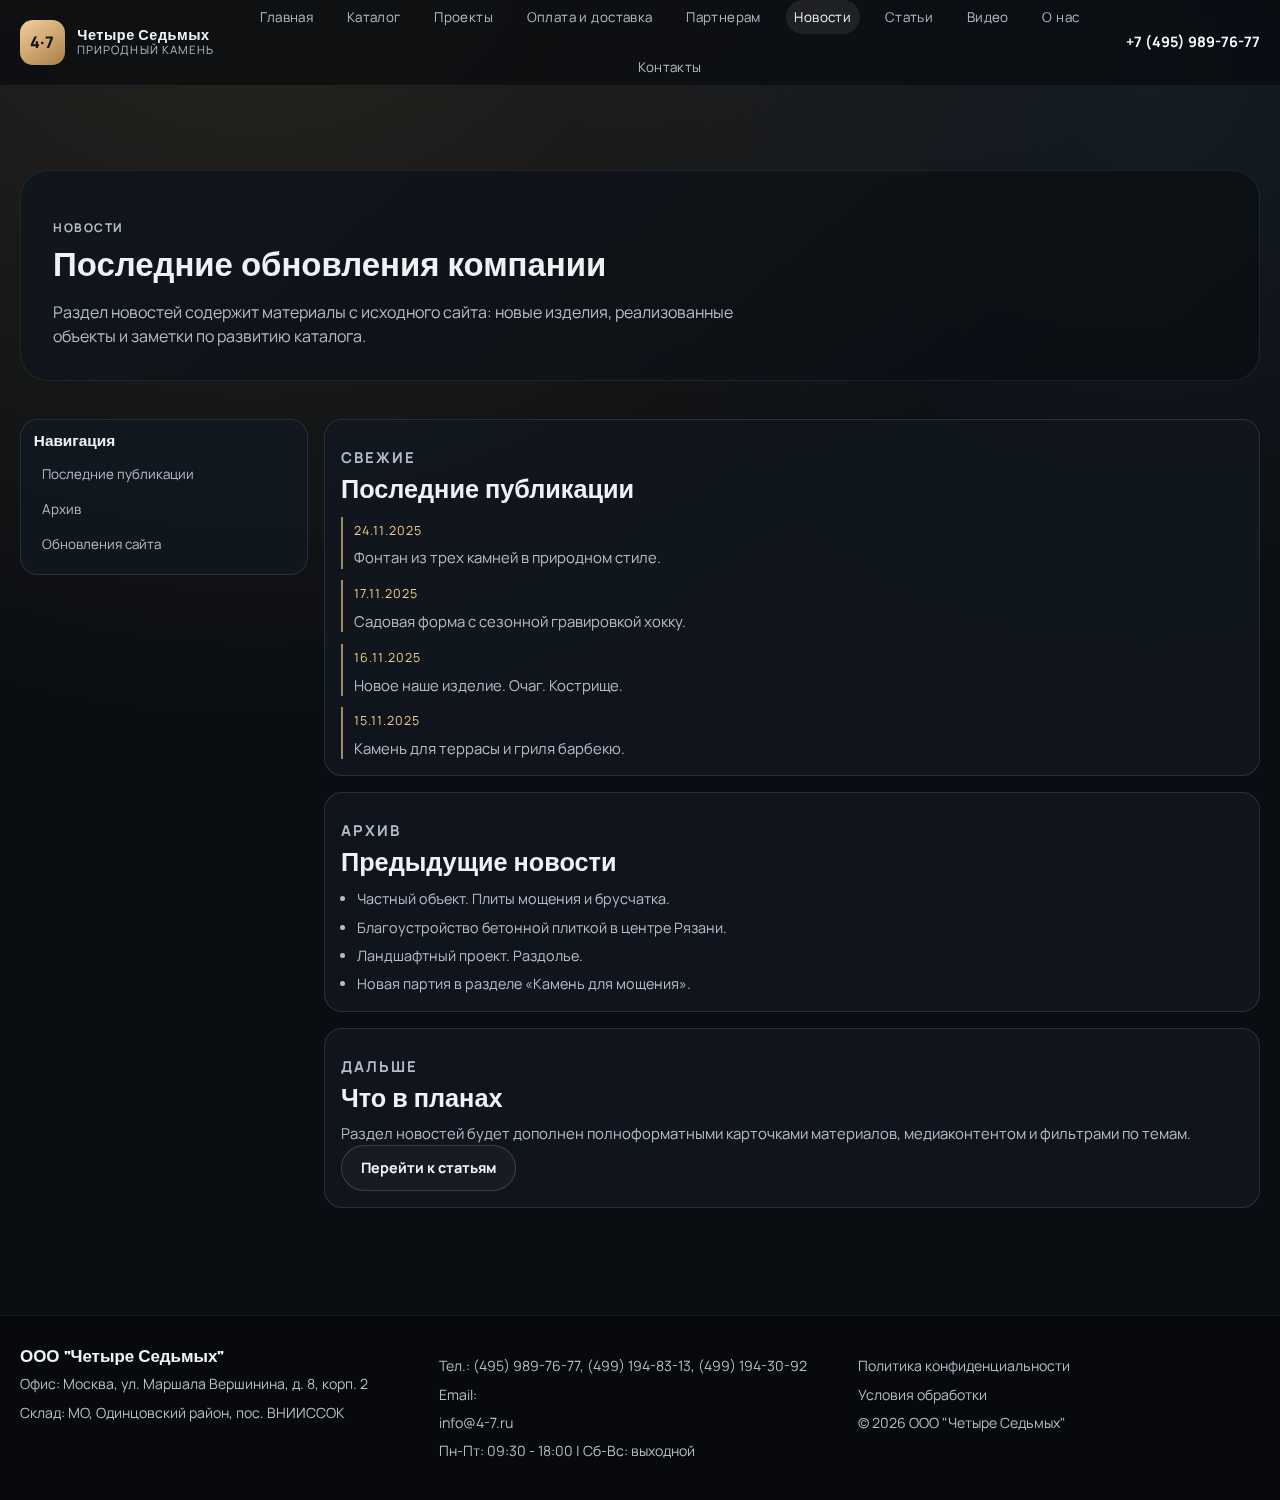
<file: news.html>
<!DOCTYPE html>
<html lang="ru">
  <head>
    <meta charset="UTF-8" />
    <meta name="viewport" content="width=device-width, initial-scale=1.0" />
    <title>Новости | Четыре Седьмых</title>
    <meta name="description" content="Новости компании, новые проекты и обновления ассортимента." />
    <link rel="preconnect" href="https://fonts.googleapis.com" />
    <link rel="preconnect" href="https://fonts.gstatic.com" crossorigin />
    <link
      href="https://fonts.googleapis.com/css2?family=Manrope:wght@400;500;600;700;800&family=Syne:wght@500;600;700;800&display=swap"
      rel="stylesheet"
    />
    <link rel="stylesheet" href="./styles.css" />
  </head>
  <body class="theme-dark">
    <header class="site-header" id="top">
      <div class="container nav-row">
        <a class="brand" href="./index.html" aria-label="Четыре Седьмых">
          <span class="brand-mark">4·7</span>
          <span class="brand-text">
            <strong>Четыре Седьмых</strong>
            <small>Природный камень</small>
          </span>
        </a>

        <button class="nav-toggle" type="button" aria-expanded="false" aria-controls="main-nav">
          <span></span><span></span><span></span>
          <span class="visually-hidden">Открыть меню</span>
        </button>

        <nav class="main-nav" id="main-nav">
          <a href="./index.html">Главная</a>
          <a href="./catalog.html">Каталог</a>
          <a href="./projects.html">Проекты</a>
          <a href="./delivery.html">Оплата и доставка</a>
          <a href="./partners.html">Партнерам</a>
          <a class="is-active" href="./news.html">Новости</a>
          <a href="./articles.html">Статьи</a>
          <a href="./video.html">Видео</a>
          <a href="./about.html">О нас</a>
          <a href="./contacts.html">Контакты</a>
        </nav>

        <a class="nav-phone" href="tel:+74959897677">+7 (495) 989-76-77</a>
      </div>
    </header>

    <main class="inner-page">
      <section class="container inner-hero" data-reveal>
        <p class="section-kicker">Новости</p>
        <h1>Последние обновления компании</h1>
        <p>
          Раздел новостей содержит материалы с исходного сайта: новые изделия,
          реализованные объекты и заметки по развитию каталога.
        </p>
      </section>

      <section class="page-section" data-reveal>
        <div class="container page-grid">
          <aside class="page-nav">
            <h3>Навигация</h3>
            <a href="#latest">Последние публикации</a>
            <a href="#archive">Архив</a>
            <a href="#updates">Обновления сайта</a>
          </aside>

          <div class="page-content">
            <article class="panel" id="latest">
              <p class="section-kicker">Свежие</p>
              <h2>Последние публикации</h2>
              <div class="timeline">
                <div class="timeline-item">
                  <time>24.11.2025</time>
                  <p>Фонтан из трех камней в природном стиле.</p>
                </div>
                <div class="timeline-item">
                  <time>17.11.2025</time>
                  <p>Садовая форма с сезонной гравировкой хокку.</p>
                </div>
                <div class="timeline-item">
                  <time>16.11.2025</time>
                  <p>Новое наше изделие. Очаг. Кострище.</p>
                </div>
                <div class="timeline-item">
                  <time>15.11.2025</time>
                  <p>Камень для террасы и гриля барбекю.</p>
                </div>
              </div>
            </article>

            <article class="panel" id="archive">
              <p class="section-kicker">Архив</p>
              <h2>Предыдущие новости</h2>
              <ul class="panel-list">
                <li>Частный объект. Плиты мощения и брусчатка.</li>
                <li>Благоустройство бетонной плиткой в центре Рязани.</li>
                <li>Ландшафтный проект. Раздолье.</li>
                <li>Новая партия в разделе «Камень для мощения».</li>
              </ul>
            </article>

            <article class="panel" id="updates">
              <p class="section-kicker">Дальше</p>
              <h2>Что в планах</h2>
              <p>
                Раздел новостей будет дополнен полноформатными карточками материалов,
                медиаконтентом и фильтрами по темам.
              </p>
              <a class="btn btn-outline" href="./articles.html">Перейти к статьям</a>
            </article>
          </div>
        </div>
      </section>
    </main>

    <footer class="site-footer">
      <div class="container footer-grid">
        <div>
          <h3>ООО "Четыре Седьмых"</h3>
          <p>Офис: Москва, ул. Маршала Вершинина, д. 8, корп. 2</p>
          <p>Склад: МО, Одинцовский район, пос. ВНИИССОК</p>
        </div>
        <div>
          <p>Тел.: (495) 989-76-77, (499) 194-83-13, (499) 194-30-92</p>
          <p>Email: <a href="mailto:info@4-7.ru">info@4-7.ru</a></p>
          <p>Пн-Пт: 09:30 - 18:00 | Сб-Вс: выходной</p>
        </div>
        <div>
          <a href="./privacy.html">Политика конфиденциальности</a>
          <a href="./processing.html">Условия обработки</a>
          <p class="copyright">© <span data-year></span> ООО "Четыре Седьмых"</p>
        </div>
      </div>
    </footer>

    <script src="./script.js"></script>
  </body>
</html>
</file>
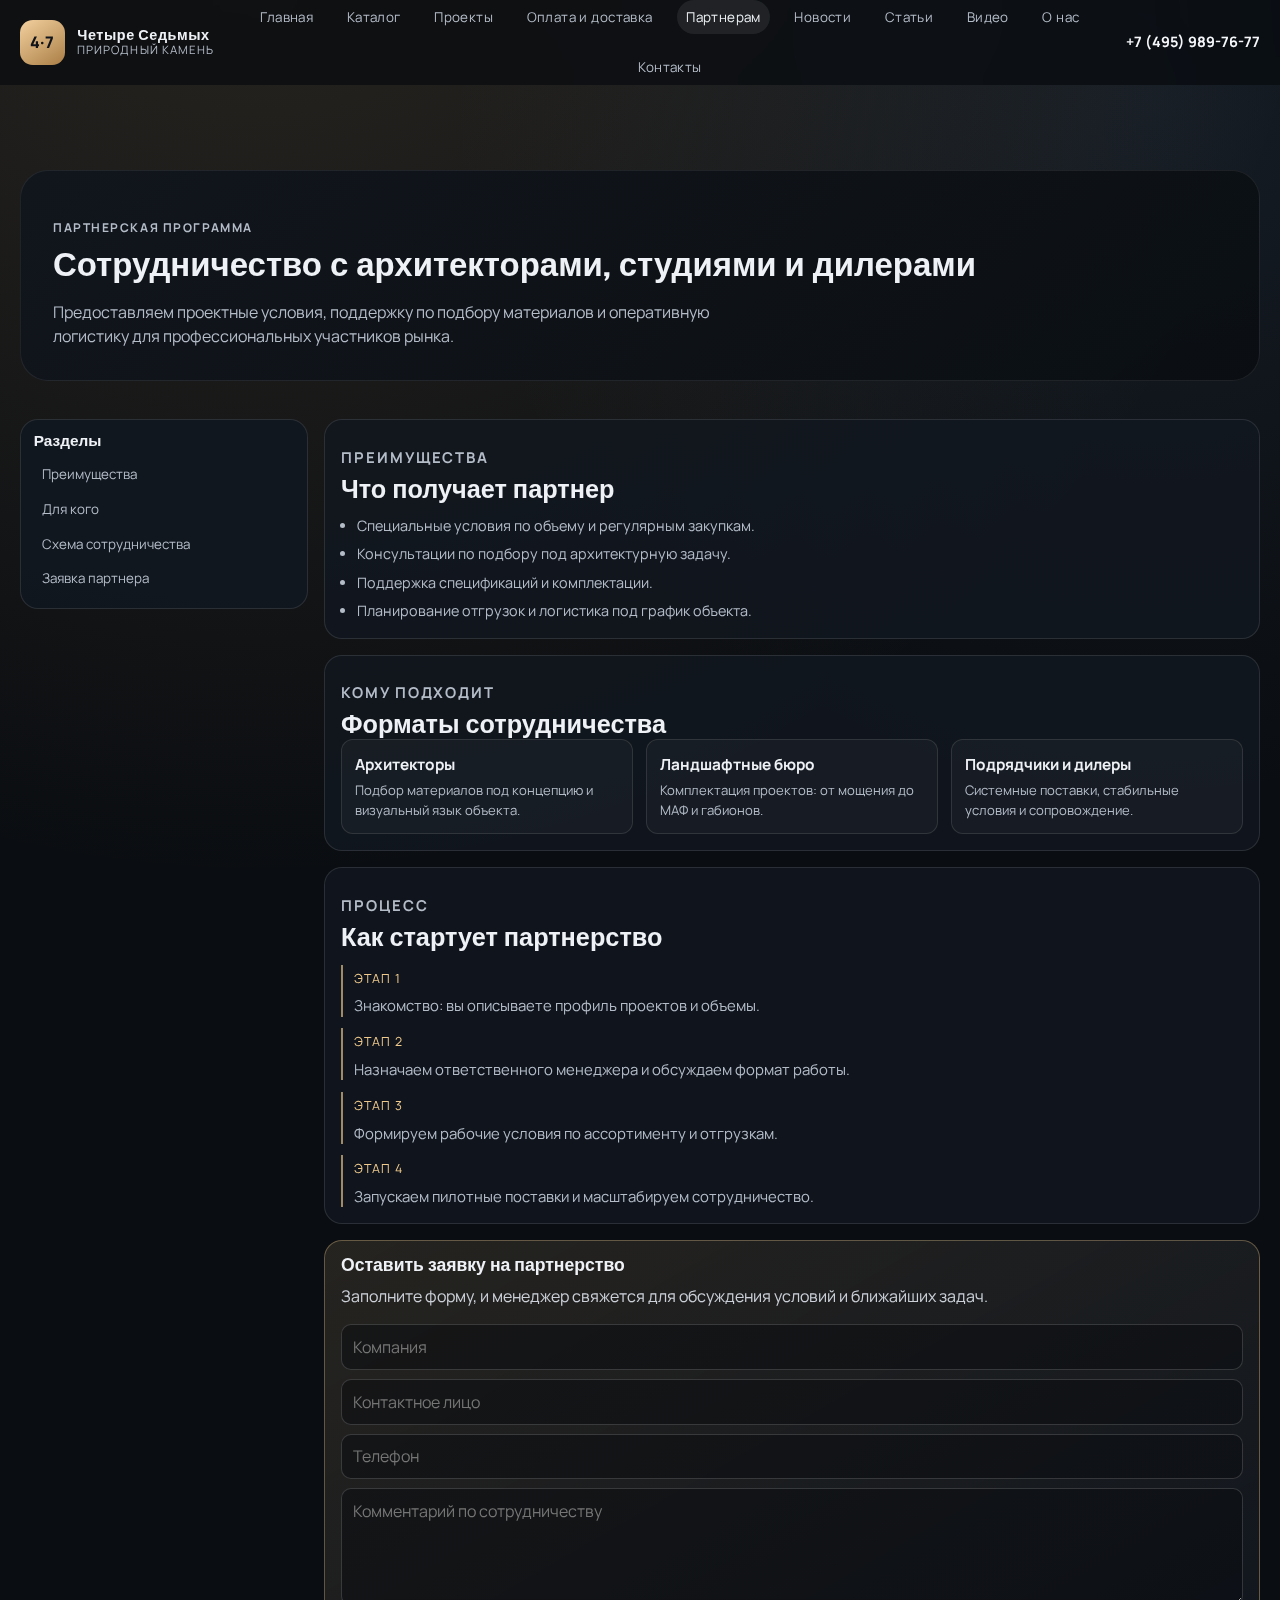
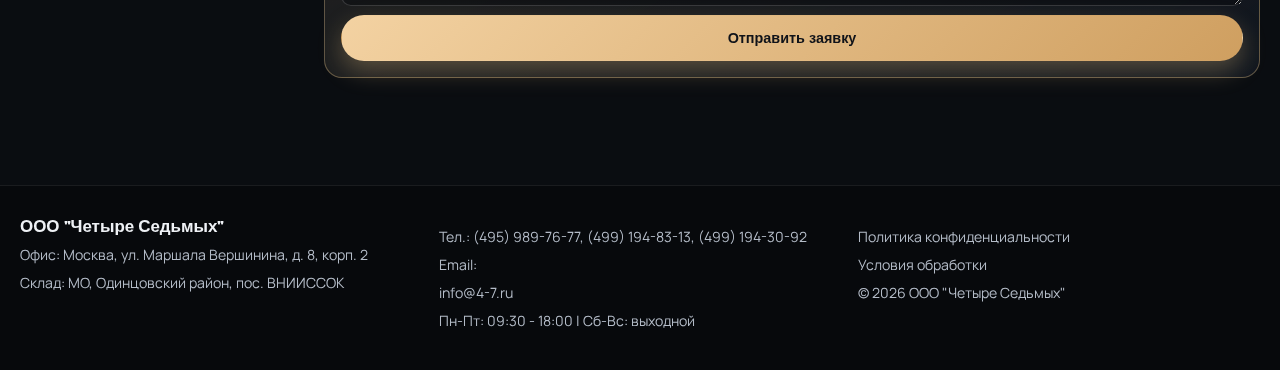
<file: partners.html>
<!DOCTYPE html>
<html lang="ru">
  <head>
    <meta charset="UTF-8" />
    <meta name="viewport" content="width=device-width, initial-scale=1.0" />
    <title>Партнерам | Четыре Седьмых</title>
    <meta name="description" content="Партнерская программа для дизайнеров, подрядчиков и дилеров." />
    <link rel="preconnect" href="https://fonts.googleapis.com" />
    <link rel="preconnect" href="https://fonts.gstatic.com" crossorigin />
    <link
      href="https://fonts.googleapis.com/css2?family=Manrope:wght@400;500;600;700;800&family=Syne:wght@500;600;700;800&display=swap"
      rel="stylesheet"
    />
    <link rel="stylesheet" href="./styles.css" />
  </head>
  <body class="theme-dark">
    <header class="site-header" id="top">
      <div class="container nav-row">
        <a class="brand" href="./index.html" aria-label="Четыре Седьмых">
          <span class="brand-mark">4·7</span>
          <span class="brand-text">
            <strong>Четыре Седьмых</strong>
            <small>Природный камень</small>
          </span>
        </a>

        <button class="nav-toggle" type="button" aria-expanded="false" aria-controls="main-nav">
          <span></span><span></span><span></span>
          <span class="visually-hidden">Открыть меню</span>
        </button>

        <nav class="main-nav" id="main-nav">
          <a href="./index.html">Главная</a>
          <a href="./catalog.html">Каталог</a>
          <a href="./projects.html">Проекты</a>
          <a href="./delivery.html">Оплата и доставка</a>
          <a class="is-active" href="./partners.html">Партнерам</a>
          <a href="./news.html">Новости</a>
          <a href="./articles.html">Статьи</a>
          <a href="./video.html">Видео</a>
          <a href="./about.html">О нас</a>
          <a href="./contacts.html">Контакты</a>
        </nav>

        <a class="nav-phone" href="tel:+74959897677">+7 (495) 989-76-77</a>
      </div>
    </header>

    <main class="inner-page">
      <section class="container inner-hero" data-reveal>
        <p class="section-kicker">Партнерская программа</p>
        <h1>Сотрудничество с архитекторами, студиями и дилерами</h1>
        <p>
          Предоставляем проектные условия, поддержку по подбору материалов и
          оперативную логистику для профессиональных участников рынка.
        </p>
      </section>

      <section class="page-section" data-reveal>
        <div class="container page-grid">
          <aside class="page-nav">
            <h3>Разделы</h3>
            <a href="#benefits">Преимущества</a>
            <a href="#audience">Для кого</a>
            <a href="#workflow">Схема сотрудничества</a>
            <a href="#request">Заявка партнера</a>
          </aside>

          <div class="page-content">
            <article class="panel" id="benefits">
              <p class="section-kicker">Преимущества</p>
              <h2>Что получает партнер</h2>
              <ul class="panel-list">
                <li>Специальные условия по объему и регулярным закупкам.</li>
                <li>Консультации по подбору под архитектурную задачу.</li>
                <li>Поддержка спецификаций и комплектации.</li>
                <li>Планирование отгрузок и логистика под график объекта.</li>
              </ul>
            </article>

            <article class="panel" id="audience">
              <p class="section-kicker">Кому подходит</p>
              <h2>Форматы сотрудничества</h2>
              <div class="three-col">
                <article class="staff-card">
                  <strong>Архитекторы</strong>
                  <span>Подбор материалов под концепцию и визуальный язык объекта.</span>
                </article>
                <article class="staff-card">
                  <strong>Ландшафтные бюро</strong>
                  <span>Комплектация проектов: от мощения до МАФ и габионов.</span>
                </article>
                <article class="staff-card">
                  <strong>Подрядчики и дилеры</strong>
                  <span>Системные поставки, стабильные условия и сопровождение.</span>
                </article>
              </div>
            </article>

            <article class="panel" id="workflow">
              <p class="section-kicker">Процесс</p>
              <h2>Как стартует партнерство</h2>
              <div class="timeline">
                <div class="timeline-item">
                  <time>Этап 1</time>
                  <p>Знакомство: вы описываете профиль проектов и объемы.</p>
                </div>
                <div class="timeline-item">
                  <time>Этап 2</time>
                  <p>Назначаем ответственного менеджера и обсуждаем формат работы.</p>
                </div>
                <div class="timeline-item">
                  <time>Этап 3</time>
                  <p>Формируем рабочие условия по ассортименту и отгрузкам.</p>
                </div>
                <div class="timeline-item">
                  <time>Этап 4</time>
                  <p>Запускаем пилотные поставки и масштабируем сотрудничество.</p>
                </div>
              </div>
            </article>

            <article class="cta-band" id="request">
              <h3>Оставить заявку на партнерство</h3>
              <p>
                Заполните форму, и менеджер свяжется для обсуждения условий и ближайших
                задач.
              </p>
              <form class="form-grid" action="#" method="post">
                <input type="text" name="company" placeholder="Компания" required />
                <input type="text" name="name" placeholder="Контактное лицо" required />
                <input type="tel" name="phone" placeholder="Телефон" required />
                <textarea name="comment" rows="4" placeholder="Комментарий по сотрудничеству"></textarea>
                <button class="btn btn-solid" type="submit">Отправить заявку</button>
              </form>
            </article>
          </div>
        </div>
      </section>
    </main>

    <footer class="site-footer">
      <div class="container footer-grid">
        <div>
          <h3>ООО "Четыре Седьмых"</h3>
          <p>Офис: Москва, ул. Маршала Вершинина, д. 8, корп. 2</p>
          <p>Склад: МО, Одинцовский район, пос. ВНИИССОК</p>
        </div>
        <div>
          <p>Тел.: (495) 989-76-77, (499) 194-83-13, (499) 194-30-92</p>
          <p>Email: <a href="mailto:info@4-7.ru">info@4-7.ru</a></p>
          <p>Пн-Пт: 09:30 - 18:00 | Сб-Вс: выходной</p>
        </div>
        <div>
          <a href="./privacy.html">Политика конфиденциальности</a>
          <a href="./processing.html">Условия обработки</a>
          <p class="copyright">© <span data-year></span> ООО "Четыре Седьмых"</p>
        </div>
      </div>
    </footer>

    <script src="./script.js"></script>
  </body>
</html>
</file>
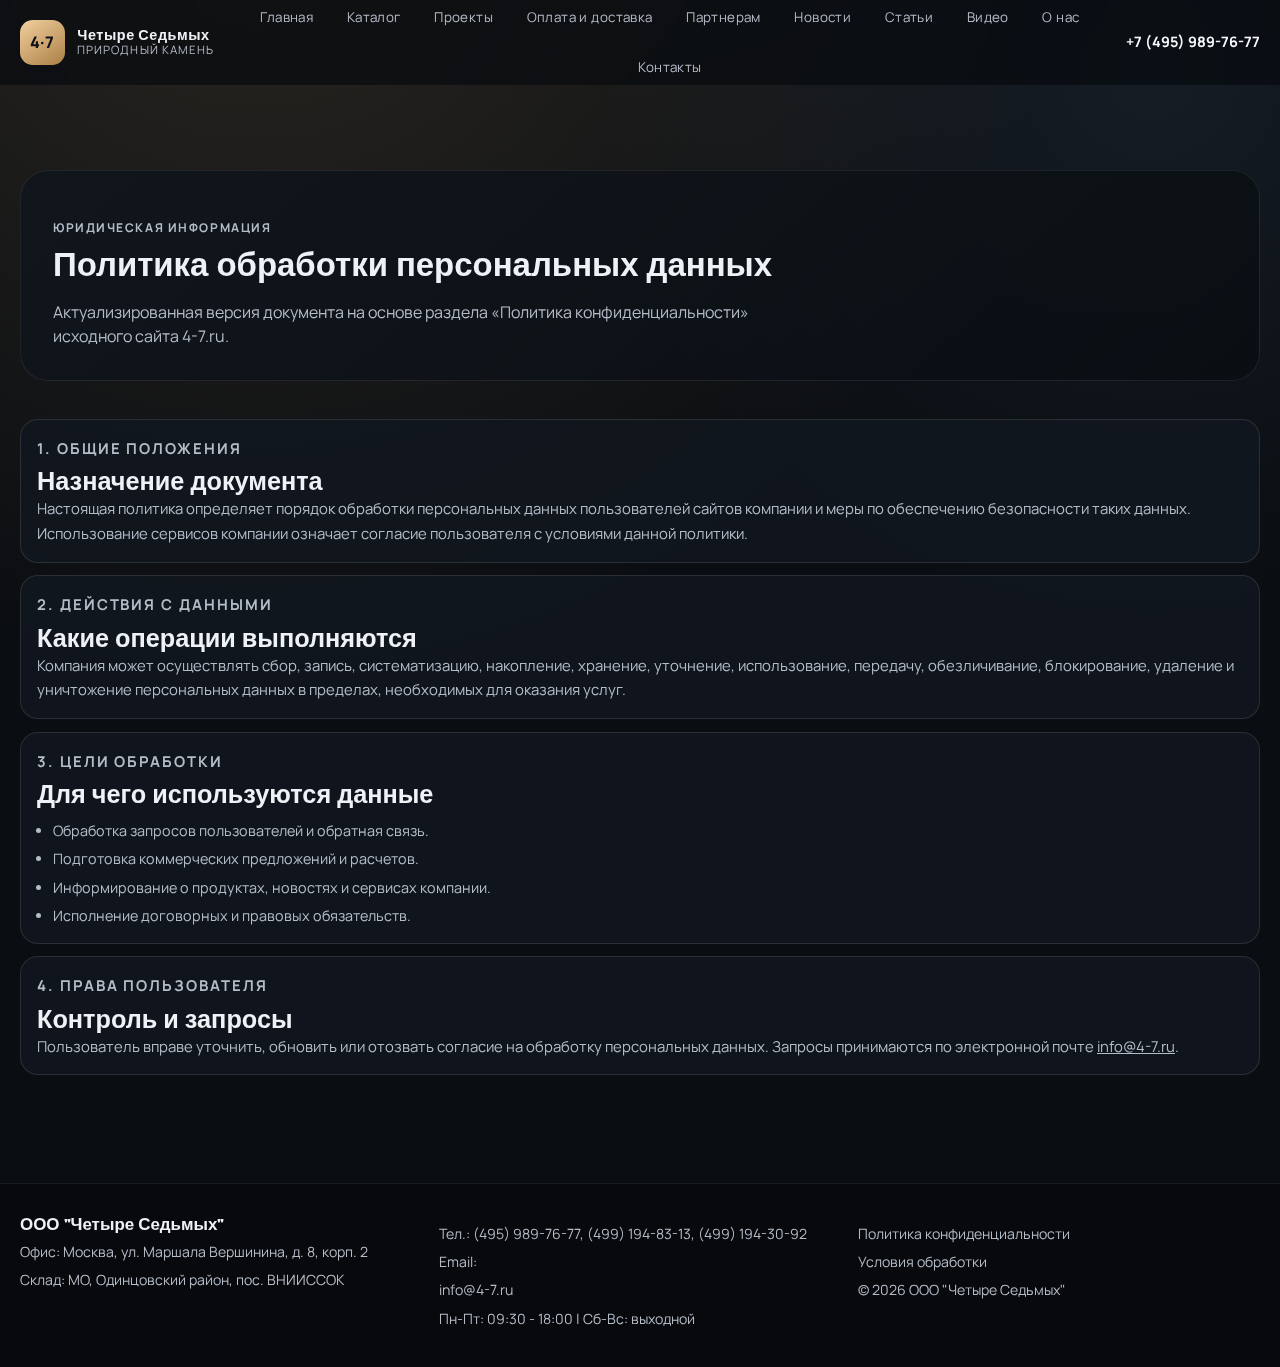
<file: privacy.html>
<!DOCTYPE html>
<html lang="ru">
  <head>
    <meta charset="UTF-8" />
    <meta name="viewport" content="width=device-width, initial-scale=1.0" />
    <title>Политика конфиденциальности | Четыре Седьмых</title>
    <meta
      name="description"
      content="Политика обработки персональных данных компании Четыре Седьмых."
    />
    <link rel="preconnect" href="https://fonts.googleapis.com" />
    <link rel="preconnect" href="https://fonts.gstatic.com" crossorigin />
    <link
      href="https://fonts.googleapis.com/css2?family=Manrope:wght@400;500;600;700;800&family=Syne:wght@500;600;700;800&display=swap"
      rel="stylesheet"
    />
    <link rel="stylesheet" href="./styles.css" />
  </head>
  <body class="theme-dark">
    <header class="site-header" id="top">
      <div class="container nav-row">
        <a class="brand" href="./index.html" aria-label="Четыре Седьмых">
          <span class="brand-mark">4·7</span>
          <span class="brand-text">
            <strong>Четыре Седьмых</strong>
            <small>Природный камень</small>
          </span>
        </a>

        <button class="nav-toggle" type="button" aria-expanded="false" aria-controls="main-nav">
          <span></span><span></span><span></span>
          <span class="visually-hidden">Открыть меню</span>
        </button>

        <nav class="main-nav" id="main-nav">
          <a href="./index.html">Главная</a>
          <a href="./catalog.html">Каталог</a>
          <a href="./projects.html">Проекты</a>
          <a href="./delivery.html">Оплата и доставка</a>
          <a href="./partners.html">Партнерам</a>
          <a href="./news.html">Новости</a>
          <a href="./articles.html">Статьи</a>
          <a href="./video.html">Видео</a>
          <a href="./about.html">О нас</a>
          <a href="./contacts.html">Контакты</a>
        </nav>

        <a class="nav-phone" href="tel:+74959897677">+7 (495) 989-76-77</a>
      </div>
    </header>

    <main class="inner-page">
      <section class="container inner-hero" data-reveal>
        <p class="section-kicker">Юридическая информация</p>
        <h1>Политика обработки персональных данных</h1>
        <p>
          Актуализированная версия документа на основе раздела «Политика
          конфиденциальности» исходного сайта 4-7.ru.
        </p>
      </section>

      <section class="page-section" data-reveal>
        <div class="container page-content legal-text">
          <article class="panel">
            <p class="section-kicker">1. Общие положения</p>
            <h2>Назначение документа</h2>
            <p>
              Настоящая политика определяет порядок обработки персональных данных
              пользователей сайтов компании и меры по обеспечению безопасности таких
              данных.
            </p>
            <p>
              Использование сервисов компании означает согласие пользователя с условиями
              данной политики.
            </p>
          </article>

          <article class="panel">
            <p class="section-kicker">2. Действия с данными</p>
            <h2>Какие операции выполняются</h2>
            <p>
              Компания может осуществлять сбор, запись, систематизацию, накопление,
              хранение, уточнение, использование, передачу, обезличивание, блокирование,
              удаление и уничтожение персональных данных в пределах, необходимых для
              оказания услуг.
            </p>
          </article>

          <article class="panel">
            <p class="section-kicker">3. Цели обработки</p>
            <h2>Для чего используются данные</h2>
            <ul class="panel-list">
              <li>Обработка запросов пользователей и обратная связь.</li>
              <li>Подготовка коммерческих предложений и расчетов.</li>
              <li>Информирование о продуктах, новостях и сервисах компании.</li>
              <li>Исполнение договорных и правовых обязательств.</li>
            </ul>
          </article>

          <article class="panel">
            <p class="section-kicker">4. Права пользователя</p>
            <h2>Контроль и запросы</h2>
            <p>
              Пользователь вправе уточнить, обновить или отозвать согласие на обработку
              персональных данных. Запросы принимаются по электронной почте
              <a href="mailto:info@4-7.ru">info@4-7.ru</a>.
            </p>
          </article>
        </div>
      </section>
    </main>

    <footer class="site-footer">
      <div class="container footer-grid">
        <div>
          <h3>ООО "Четыре Седьмых"</h3>
          <p>Офис: Москва, ул. Маршала Вершинина, д. 8, корп. 2</p>
          <p>Склад: МО, Одинцовский район, пос. ВНИИССОК</p>
        </div>
        <div>
          <p>Тел.: (495) 989-76-77, (499) 194-83-13, (499) 194-30-92</p>
          <p>Email: <a href="mailto:info@4-7.ru">info@4-7.ru</a></p>
          <p>Пн-Пт: 09:30 - 18:00 | Сб-Вс: выходной</p>
        </div>
        <div>
          <a href="./privacy.html">Политика конфиденциальности</a>
          <a href="./processing.html">Условия обработки</a>
          <p class="copyright">© <span data-year></span> ООО "Четыре Седьмых"</p>
        </div>
      </div>
    </footer>

    <script src="./script.js"></script>
  </body>
</html>
</file>
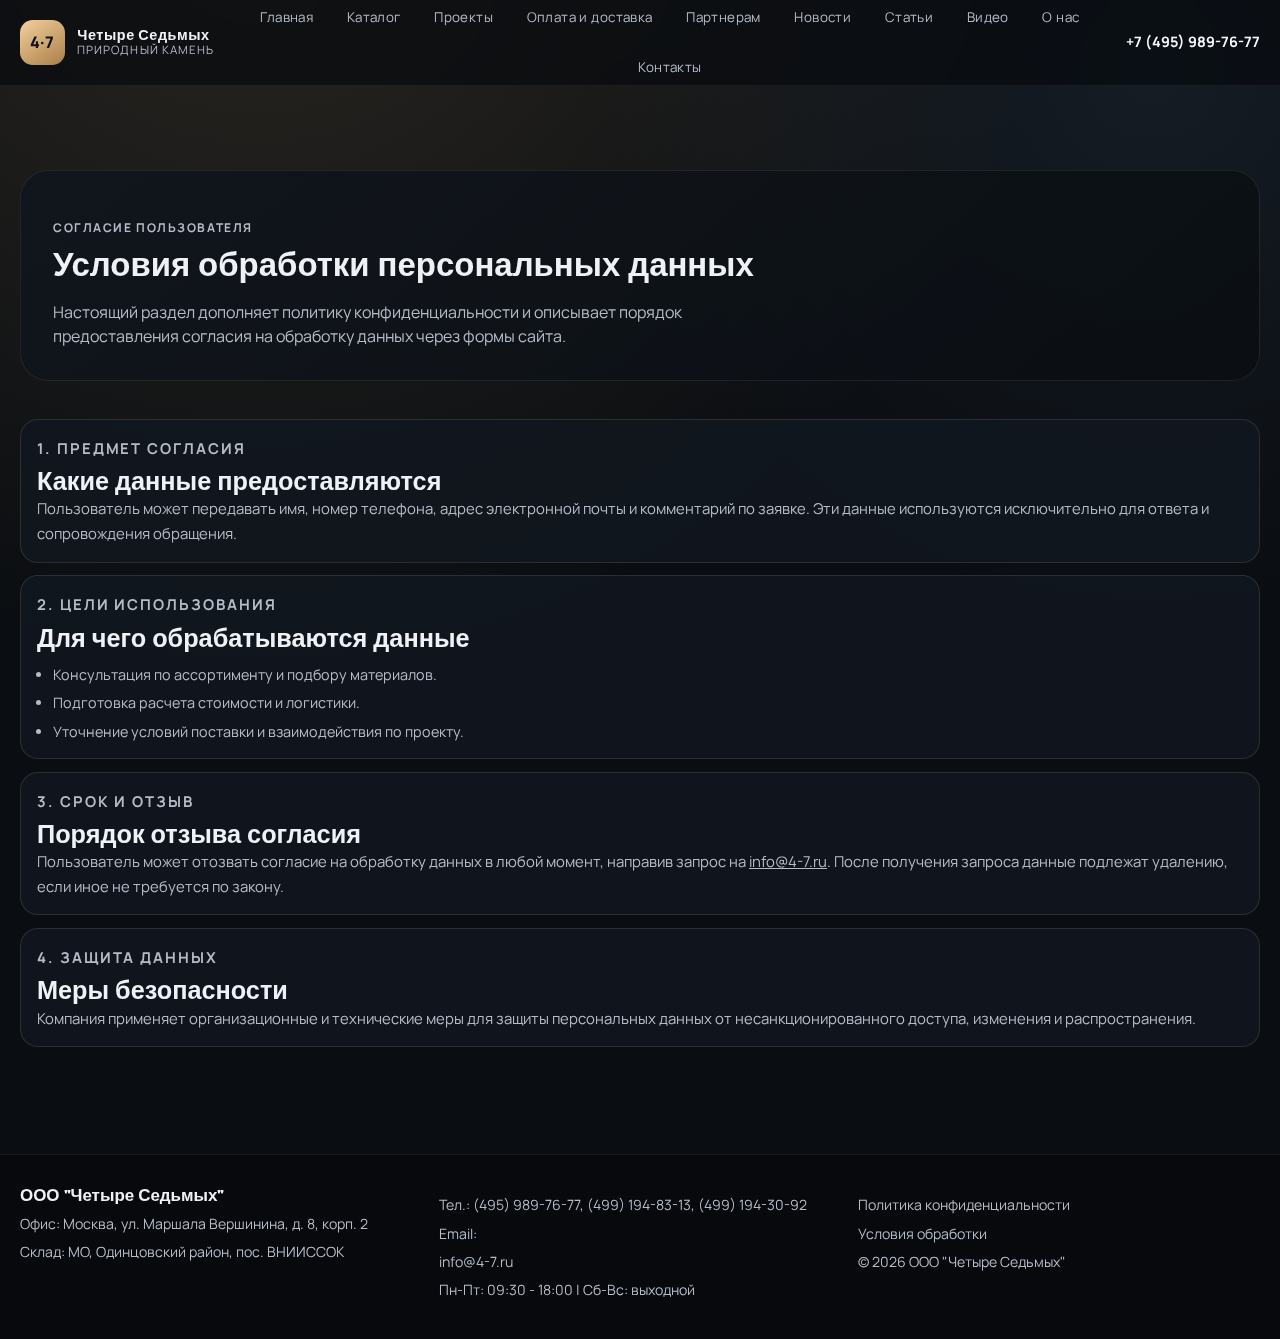
<file: processing.html>
<!DOCTYPE html>
<html lang="ru">
  <head>
    <meta charset="UTF-8" />
    <meta name="viewport" content="width=device-width, initial-scale=1.0" />
    <title>Условия обработки данных | Четыре Седьмых</title>
    <meta
      name="description"
      content="Условия обработки персональных данных и согласие пользователя."
    />
    <link rel="preconnect" href="https://fonts.googleapis.com" />
    <link rel="preconnect" href="https://fonts.gstatic.com" crossorigin />
    <link
      href="https://fonts.googleapis.com/css2?family=Manrope:wght@400;500;600;700;800&family=Syne:wght@500;600;700;800&display=swap"
      rel="stylesheet"
    />
    <link rel="stylesheet" href="./styles.css" />
  </head>
  <body class="theme-dark">
    <header class="site-header" id="top">
      <div class="container nav-row">
        <a class="brand" href="./index.html" aria-label="Четыре Седьмых">
          <span class="brand-mark">4·7</span>
          <span class="brand-text">
            <strong>Четыре Седьмых</strong>
            <small>Природный камень</small>
          </span>
        </a>

        <button class="nav-toggle" type="button" aria-expanded="false" aria-controls="main-nav">
          <span></span><span></span><span></span>
          <span class="visually-hidden">Открыть меню</span>
        </button>

        <nav class="main-nav" id="main-nav">
          <a href="./index.html">Главная</a>
          <a href="./catalog.html">Каталог</a>
          <a href="./projects.html">Проекты</a>
          <a href="./delivery.html">Оплата и доставка</a>
          <a href="./partners.html">Партнерам</a>
          <a href="./news.html">Новости</a>
          <a href="./articles.html">Статьи</a>
          <a href="./video.html">Видео</a>
          <a href="./about.html">О нас</a>
          <a href="./contacts.html">Контакты</a>
        </nav>

        <a class="nav-phone" href="tel:+74959897677">+7 (495) 989-76-77</a>
      </div>
    </header>

    <main class="inner-page">
      <section class="container inner-hero" data-reveal>
        <p class="section-kicker">Согласие пользователя</p>
        <h1>Условия обработки персональных данных</h1>
        <p>
          Настоящий раздел дополняет политику конфиденциальности и описывает порядок
          предоставления согласия на обработку данных через формы сайта.
        </p>
      </section>

      <section class="page-section" data-reveal>
        <div class="container page-content legal-text">
          <article class="panel">
            <p class="section-kicker">1. Предмет согласия</p>
            <h2>Какие данные предоставляются</h2>
            <p>
              Пользователь может передавать имя, номер телефона, адрес электронной почты
              и комментарий по заявке. Эти данные используются исключительно для ответа
              и сопровождения обращения.
            </p>
          </article>

          <article class="panel">
            <p class="section-kicker">2. Цели использования</p>
            <h2>Для чего обрабатываются данные</h2>
            <ul class="panel-list">
              <li>Консультация по ассортименту и подбору материалов.</li>
              <li>Подготовка расчета стоимости и логистики.</li>
              <li>Уточнение условий поставки и взаимодействия по проекту.</li>
            </ul>
          </article>

          <article class="panel">
            <p class="section-kicker">3. Срок и отзыв</p>
            <h2>Порядок отзыва согласия</h2>
            <p>
              Пользователь может отозвать согласие на обработку данных в любой момент,
              направив запрос на <a href="mailto:info@4-7.ru">info@4-7.ru</a>. После
              получения запроса данные подлежат удалению, если иное не требуется по
              закону.
            </p>
          </article>

          <article class="panel">
            <p class="section-kicker">4. Защита данных</p>
            <h2>Меры безопасности</h2>
            <p>
              Компания применяет организационные и технические меры для защиты
              персональных данных от несанкционированного доступа, изменения и
              распространения.
            </p>
          </article>
        </div>
      </section>
    </main>

    <footer class="site-footer">
      <div class="container footer-grid">
        <div>
          <h3>ООО "Четыре Седьмых"</h3>
          <p>Офис: Москва, ул. Маршала Вершинина, д. 8, корп. 2</p>
          <p>Склад: МО, Одинцовский район, пос. ВНИИССОК</p>
        </div>
        <div>
          <p>Тел.: (495) 989-76-77, (499) 194-83-13, (499) 194-30-92</p>
          <p>Email: <a href="mailto:info@4-7.ru">info@4-7.ru</a></p>
          <p>Пн-Пт: 09:30 - 18:00 | Сб-Вс: выходной</p>
        </div>
        <div>
          <a href="./privacy.html">Политика конфиденциальности</a>
          <a href="./processing.html">Условия обработки</a>
          <p class="copyright">© <span data-year></span> ООО "Четыре Седьмых"</p>
        </div>
      </div>
    </footer>

    <script src="./script.js"></script>
  </body>
</html>
</file>
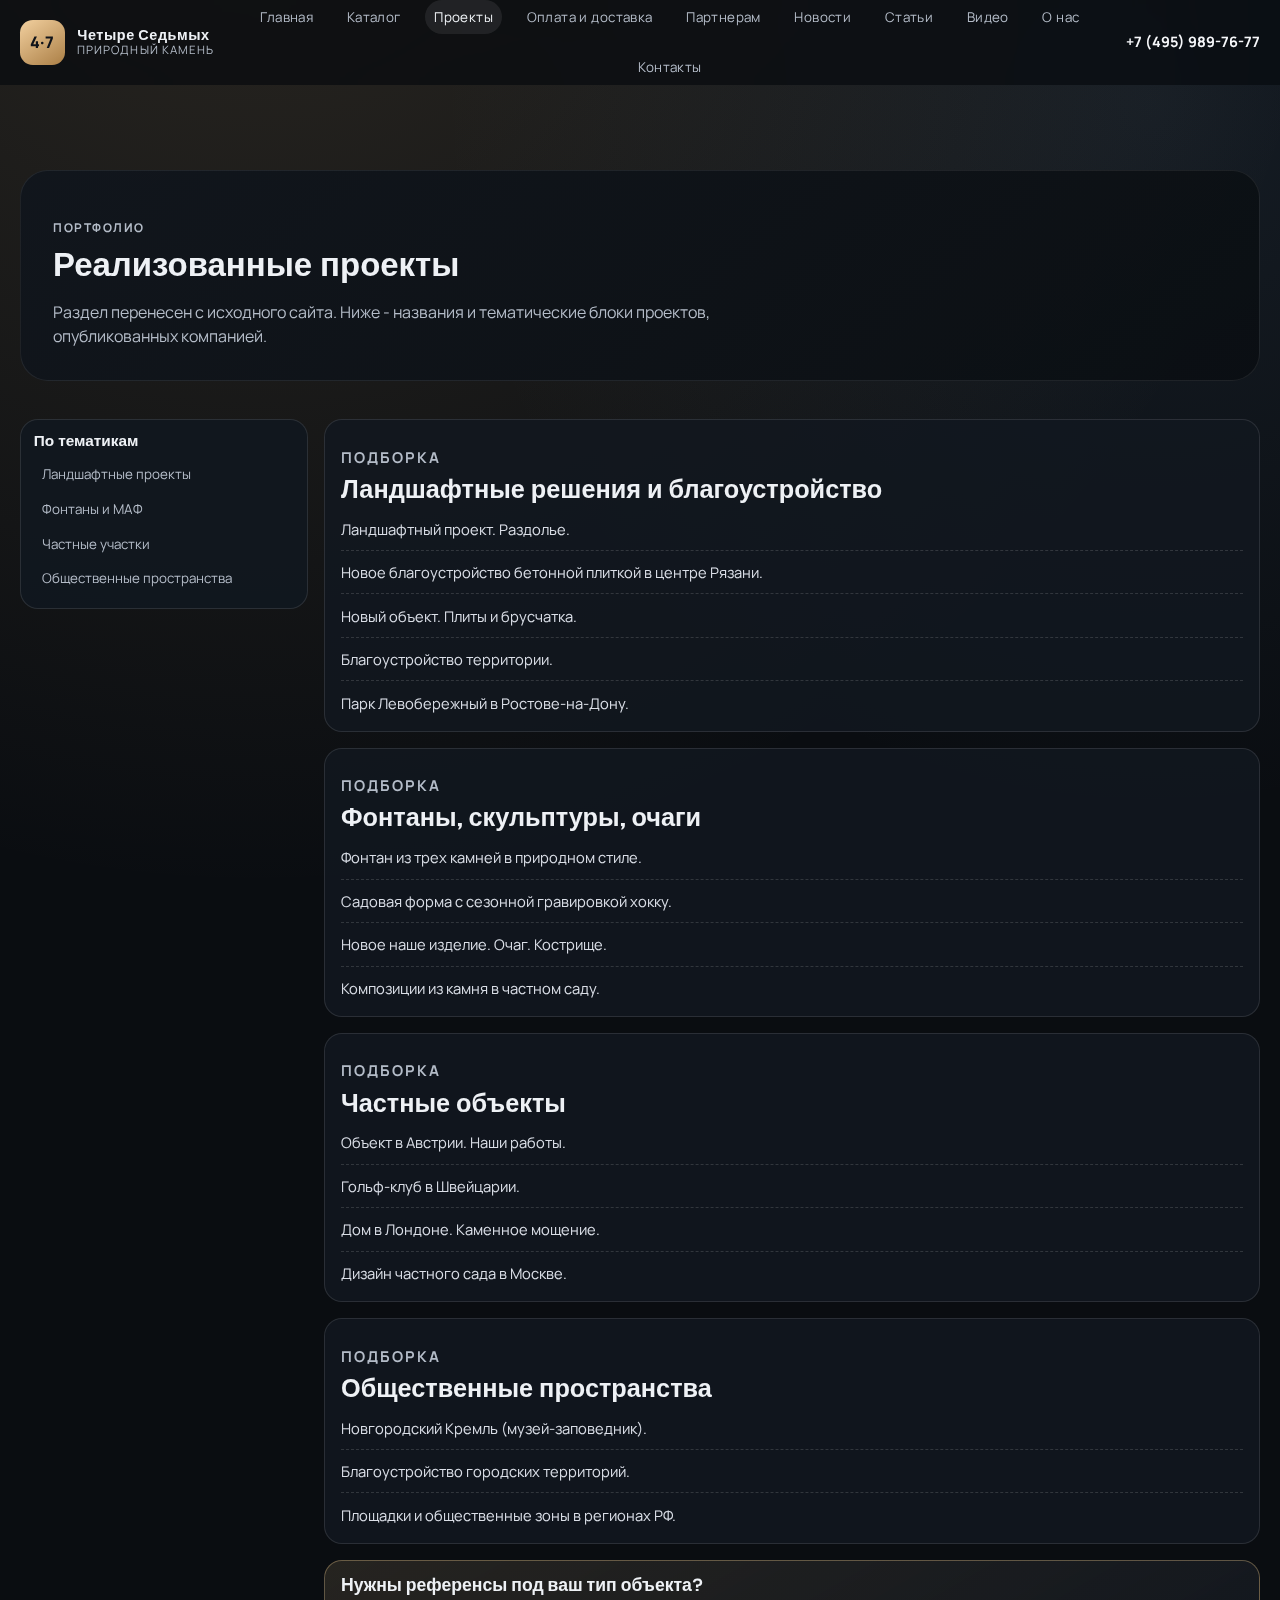
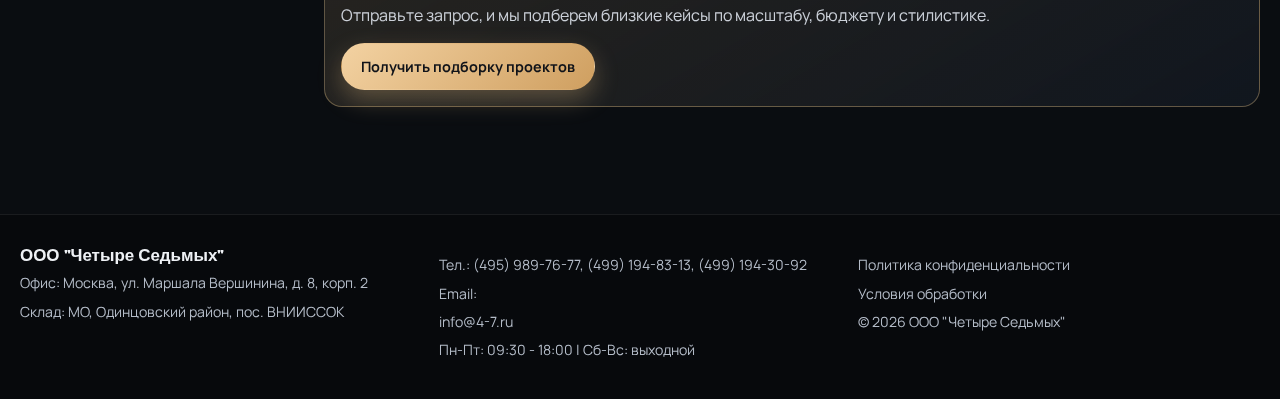
<file: projects.html>
<!DOCTYPE html>
<html lang="ru">
  <head>
    <meta charset="UTF-8" />
    <meta name="viewport" content="width=device-width, initial-scale=1.0" />
    <title>Проекты | Четыре Седьмых</title>
    <meta name="description" content="Реализованные проекты компании Четыре Седьмых." />
    <link rel="preconnect" href="https://fonts.googleapis.com" />
    <link rel="preconnect" href="https://fonts.gstatic.com" crossorigin />
    <link
      href="https://fonts.googleapis.com/css2?family=Manrope:wght@400;500;600;700;800&family=Syne:wght@500;600;700;800&display=swap"
      rel="stylesheet"
    />
    <link rel="stylesheet" href="./styles.css" />
  </head>
  <body class="theme-dark">
    <header class="site-header" id="top">
      <div class="container nav-row">
        <a class="brand" href="./index.html" aria-label="Четыре Седьмых">
          <span class="brand-mark">4·7</span>
          <span class="brand-text">
            <strong>Четыре Седьмых</strong>
            <small>Природный камень</small>
          </span>
        </a>

        <button class="nav-toggle" type="button" aria-expanded="false" aria-controls="main-nav">
          <span></span><span></span><span></span>
          <span class="visually-hidden">Открыть меню</span>
        </button>

        <nav class="main-nav" id="main-nav">
          <a href="./index.html">Главная</a>
          <a href="./catalog.html">Каталог</a>
          <a class="is-active" href="./projects.html">Проекты</a>
          <a href="./delivery.html">Оплата и доставка</a>
          <a href="./partners.html">Партнерам</a>
          <a href="./news.html">Новости</a>
          <a href="./articles.html">Статьи</a>
          <a href="./video.html">Видео</a>
          <a href="./about.html">О нас</a>
          <a href="./contacts.html">Контакты</a>
        </nav>

        <a class="nav-phone" href="tel:+74959897677">+7 (495) 989-76-77</a>
      </div>
    </header>

    <main class="inner-page">
      <section class="container inner-hero" data-reveal>
        <p class="section-kicker">Портфолио</p>
        <h1>Реализованные проекты</h1>
        <p>
          Раздел перенесен с исходного сайта. Ниже - названия и тематические блоки
          проектов, опубликованных компанией.
        </p>
      </section>

      <section class="page-section" data-reveal>
        <div class="container page-grid">
          <aside class="page-nav">
            <h3>По тематикам</h3>
            <a href="#landscape">Ландшафтные проекты</a>
            <a href="#mafs">Фонтаны и МАФ</a>
            <a href="#private">Частные участки</a>
            <a href="#public">Общественные пространства</a>
          </aside>

          <div class="page-content">
            <article class="panel" id="landscape">
              <p class="section-kicker">Подборка</p>
              <h2>Ландшафтные решения и благоустройство</h2>
              <ul class="project-list">
                <li><a href="#">Ландшафтный проект. Раздолье.</a></li>
                <li><a href="#">Новое благоустройство бетонной плиткой в центре Рязани.</a></li>
                <li><a href="#">Новый объект. Плиты и брусчатка.</a></li>
                <li><a href="#">Благоустройство территории.</a></li>
                <li><a href="#">Парк Левобережный в Ростове-на-Дону.</a></li>
              </ul>
            </article>

            <article class="panel" id="mafs">
              <p class="section-kicker">Подборка</p>
              <h2>Фонтаны, скульптуры, очаги</h2>
              <ul class="project-list">
                <li><a href="#">Фонтан из трех камней в природном стиле.</a></li>
                <li><a href="#">Садовая форма с сезонной гравировкой хокку.</a></li>
                <li><a href="#">Новое наше изделие. Очаг. Кострище.</a></li>
                <li><a href="#">Композиции из камня в частном саду.</a></li>
              </ul>
            </article>

            <article class="panel" id="private">
              <p class="section-kicker">Подборка</p>
              <h2>Частные объекты</h2>
              <ul class="project-list">
                <li><a href="#">Объект в Австрии. Наши работы.</a></li>
                <li><a href="#">Гольф-клуб в Швейцарии.</a></li>
                <li><a href="#">Дом в Лондоне. Каменное мощение.</a></li>
                <li><a href="#">Дизайн частного сада в Москве.</a></li>
              </ul>
            </article>

            <article class="panel" id="public">
              <p class="section-kicker">Подборка</p>
              <h2>Общественные пространства</h2>
              <ul class="project-list">
                <li><a href="#">Новгородский Кремль (музей-заповедник).</a></li>
                <li><a href="#">Благоустройство городских территорий.</a></li>
                <li><a href="#">Площадки и общественные зоны в регионах РФ.</a></li>
              </ul>
            </article>

            <article class="cta-band">
              <h3>Нужны референсы под ваш тип объекта?</h3>
              <p>
                Отправьте запрос, и мы подберем близкие кейсы по масштабу, бюджету и
                стилистике.
              </p>
              <a class="btn btn-solid" href="./contacts.html">Получить подборку проектов</a>
            </article>
          </div>
        </div>
      </section>
    </main>

    <footer class="site-footer">
      <div class="container footer-grid">
        <div>
          <h3>ООО "Четыре Седьмых"</h3>
          <p>Офис: Москва, ул. Маршала Вершинина, д. 8, корп. 2</p>
          <p>Склад: МО, Одинцовский район, пос. ВНИИССОК</p>
        </div>
        <div>
          <p>Тел.: (495) 989-76-77, (499) 194-83-13, (499) 194-30-92</p>
          <p>Email: <a href="mailto:info@4-7.ru">info@4-7.ru</a></p>
          <p>Пн-Пт: 09:30 - 18:00 | Сб-Вс: выходной</p>
        </div>
        <div>
          <a href="./privacy.html">Политика конфиденциальности</a>
          <a href="./processing.html">Условия обработки</a>
          <p class="copyright">© <span data-year></span> ООО "Четыре Седьмых"</p>
        </div>
      </div>
    </footer>

    <script src="./script.js"></script>
  </body>
</html>
</file>
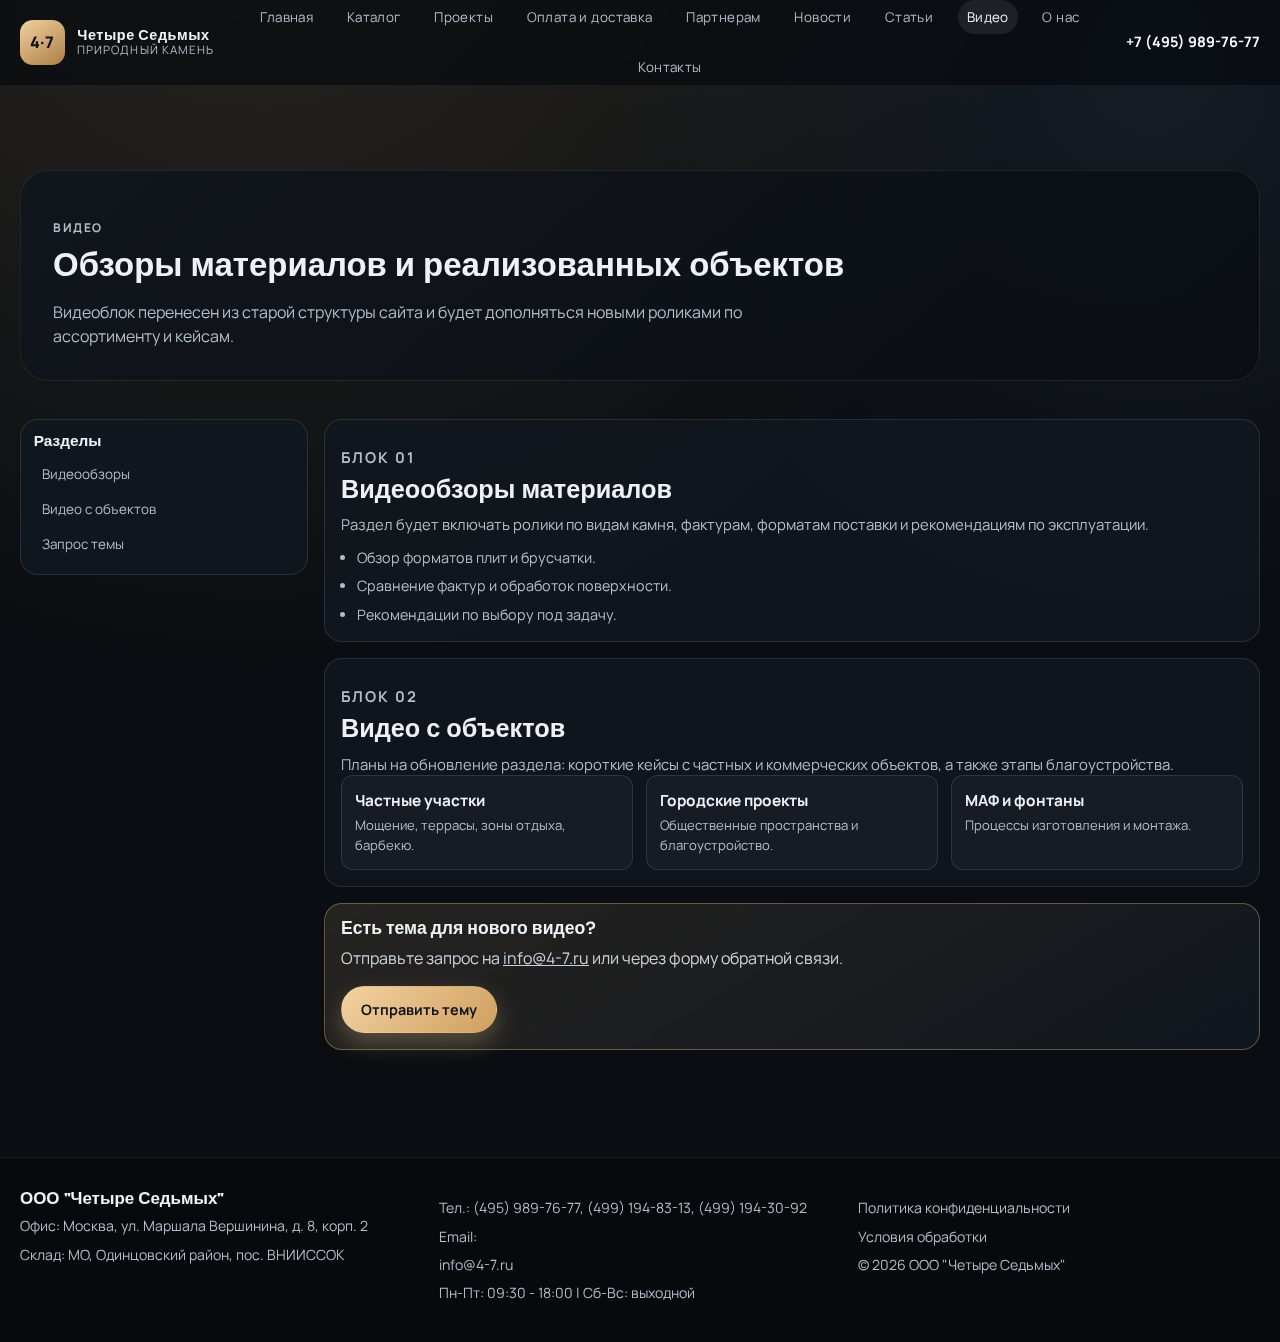
<file: video.html>
<!DOCTYPE html>
<html lang="ru">
  <head>
    <meta charset="UTF-8" />
    <meta name="viewport" content="width=device-width, initial-scale=1.0" />
    <title>Видео | Четыре Седьмых</title>
    <meta name="description" content="Видеообзоры материалов и проектов компании Четыре Седьмых." />
    <link rel="preconnect" href="https://fonts.googleapis.com" />
    <link rel="preconnect" href="https://fonts.gstatic.com" crossorigin />
    <link
      href="https://fonts.googleapis.com/css2?family=Manrope:wght@400;500;600;700;800&family=Syne:wght@500;600;700;800&display=swap"
      rel="stylesheet"
    />
    <link rel="stylesheet" href="./styles.css" />
  </head>
  <body class="theme-dark">
    <header class="site-header" id="top">
      <div class="container nav-row">
        <a class="brand" href="./index.html" aria-label="Четыре Седьмых">
          <span class="brand-mark">4·7</span>
          <span class="brand-text">
            <strong>Четыре Седьмых</strong>
            <small>Природный камень</small>
          </span>
        </a>

        <button class="nav-toggle" type="button" aria-expanded="false" aria-controls="main-nav">
          <span></span><span></span><span></span>
          <span class="visually-hidden">Открыть меню</span>
        </button>

        <nav class="main-nav" id="main-nav">
          <a href="./index.html">Главная</a>
          <a href="./catalog.html">Каталог</a>
          <a href="./projects.html">Проекты</a>
          <a href="./delivery.html">Оплата и доставка</a>
          <a href="./partners.html">Партнерам</a>
          <a href="./news.html">Новости</a>
          <a href="./articles.html">Статьи</a>
          <a class="is-active" href="./video.html">Видео</a>
          <a href="./about.html">О нас</a>
          <a href="./contacts.html">Контакты</a>
        </nav>

        <a class="nav-phone" href="tel:+74959897677">+7 (495) 989-76-77</a>
      </div>
    </header>

    <main class="inner-page">
      <section class="container inner-hero" data-reveal>
        <p class="section-kicker">Видео</p>
        <h1>Обзоры материалов и реализованных объектов</h1>
        <p>
          Видеоблок перенесен из старой структуры сайта и будет дополняться новыми
          роликами по ассортименту и кейсам.
        </p>
      </section>

      <section class="page-section" data-reveal>
        <div class="container page-grid">
          <aside class="page-nav">
            <h3>Разделы</h3>
            <a href="#reviews">Видеообзоры</a>
            <a href="#projects">Видео с объектов</a>
            <a href="#request">Запрос темы</a>
          </aside>

          <div class="page-content">
            <article class="panel" id="reviews">
              <p class="section-kicker">Блок 01</p>
              <h2>Видеообзоры материалов</h2>
              <p>
                Раздел будет включать ролики по видам камня, фактурам, форматам
                поставки и рекомендациям по эксплуатации.
              </p>
              <ul class="panel-list">
                <li>Обзор форматов плит и брусчатки.</li>
                <li>Сравнение фактур и обработок поверхности.</li>
                <li>Рекомендации по выбору под задачу.</li>
              </ul>
            </article>

            <article class="panel" id="projects">
              <p class="section-kicker">Блок 02</p>
              <h2>Видео с объектов</h2>
              <p>
                Планы на обновление раздела: короткие кейсы с частных и коммерческих
                объектов, а также этапы благоустройства.
              </p>
              <div class="three-col">
                <article class="staff-card">
                  <strong>Частные участки</strong>
                  <span>Мощение, террасы, зоны отдыха, барбекю.</span>
                </article>
                <article class="staff-card">
                  <strong>Городские проекты</strong>
                  <span>Общественные пространства и благоустройство.</span>
                </article>
                <article class="staff-card">
                  <strong>МАФ и фонтаны</strong>
                  <span>Процессы изготовления и монтажа.</span>
                </article>
              </div>
            </article>

            <article class="cta-band" id="request">
              <h3>Есть тема для нового видео?</h3>
              <p>
                Отправьте запрос на <a href="mailto:info@4-7.ru">info@4-7.ru</a> или
                через форму обратной связи.
              </p>
              <a class="btn btn-solid" href="./contacts.html">Отправить тему</a>
            </article>
          </div>
        </div>
      </section>
    </main>

    <footer class="site-footer">
      <div class="container footer-grid">
        <div>
          <h3>ООО "Четыре Седьмых"</h3>
          <p>Офис: Москва, ул. Маршала Вершинина, д. 8, корп. 2</p>
          <p>Склад: МО, Одинцовский район, пос. ВНИИССОК</p>
        </div>
        <div>
          <p>Тел.: (495) 989-76-77, (499) 194-83-13, (499) 194-30-92</p>
          <p>Email: <a href="mailto:info@4-7.ru">info@4-7.ru</a></p>
          <p>Пн-Пт: 09:30 - 18:00 | Сб-Вс: выходной</p>
        </div>
        <div>
          <a href="./privacy.html">Политика конфиденциальности</a>
          <a href="./processing.html">Условия обработки</a>
          <p class="copyright">© <span data-year></span> ООО "Четыре Седьмых"</p>
        </div>
      </div>
    </footer>

    <script src="./script.js"></script>
  </body>
</html>
</file>
<file: styles.css>
:root {
  --bg: #0a0d11;
  --bg-alt: #10151c;
  --panel: #151b23;
  --panel-soft: rgba(22, 29, 38, 0.78);
  --text: #eef1f5;
  --muted: #b4bcc8;
  --line: rgba(255, 255, 255, 0.16);
  --accent: #d9b37a;
  --accent-strong: #f0ca8d;
  --accent-shadow: rgba(217, 179, 122, 0.33);
  --radius-lg: 28px;
  --radius-md: 18px;
  --radius-sm: 12px;
  --container: min(1240px, calc(100% - 2.4rem));
  --shadow-soft: 0 20px 60px rgba(0, 0, 0, 0.4);
  --shadow-card: 0 14px 32px rgba(0, 0, 0, 0.34);
}

* {
  box-sizing: border-box;
}

html {
  scroll-behavior: smooth;
}

body {
  margin: 0;
  font-family: "Manrope", sans-serif;
  background: radial-gradient(circle at 20% -10%, rgba(217, 179, 122, 0.16), transparent 45%),
    radial-gradient(circle at 90% 5%, rgba(103, 141, 179, 0.12), transparent 32%), var(--bg);
  color: var(--text);
  line-height: 1.5;
}

img {
  max-width: 100%;
  height: auto;
}

a {
  color: inherit;
}

.container {
  width: var(--container);
  margin-inline: auto;
}

.visually-hidden {
  position: absolute;
  width: 1px;
  height: 1px;
  margin: -1px;
  border: 0;
  padding: 0;
  clip: rect(0 0 0 0);
  overflow: hidden;
}

.site-header {
  position: sticky;
  top: 0;
  z-index: 60;
  background: rgba(8, 11, 15, 0.74);
  backdrop-filter: blur(14px) saturate(130%);
  border-bottom: 1px solid transparent;
  transition: border-color 180ms ease, background-color 180ms ease;
}

.site-header.scrolled {
  border-bottom-color: rgba(255, 255, 255, 0.08);
  background: rgba(8, 11, 15, 0.88);
}

.home-page .site-header {
  background: rgba(8, 11, 15, 0.18);
  border-bottom-color: rgba(255, 255, 255, 0.04);
}

.home-page .site-header.scrolled {
  background: rgba(8, 11, 15, 0.78);
  border-bottom-color: rgba(255, 255, 255, 0.12);
}

.home-page .main-nav a,
.home-page .brand-text small {
  color: rgba(238, 243, 250, 0.84);
}

.home-page .nav-phone {
  color: #f5f8fc;
}

.nav-row {
  min-height: 5.2rem;
  display: grid;
  align-items: center;
  grid-template-columns: auto 1fr auto;
  gap: 1.2rem;
}

.brand {
  display: inline-flex;
  align-items: center;
  gap: 0.78rem;
  text-decoration: none;
}

.brand-mark {
  display: grid;
  place-items: center;
  width: 2.8rem;
  height: 2.8rem;
  border-radius: 0.8rem;
  background: linear-gradient(145deg, #f2d09f 0%, #ab7f46 100%);
  color: #101319;
  font-weight: 800;
  letter-spacing: 0.05em;
}

.brand-text {
  display: inline-flex;
  flex-direction: column;
  line-height: 1.1;
}

.brand-text strong {
  font-family: "Syne", sans-serif;
  font-size: 0.9rem;
  letter-spacing: 0.04em;
}

.brand-text small {
  color: var(--muted);
  font-size: 0.72rem;
  letter-spacing: 0.09em;
  text-transform: uppercase;
}

.main-nav {
  display: flex;
  justify-content: center;
  gap: 1rem;
  flex-wrap: wrap;
}

.main-nav a {
  text-decoration: none;
  font-size: 0.84rem;
  letter-spacing: 0.03em;
  color: var(--muted);
  padding: 0.44rem 0.55rem;
  border-radius: 999px;
  transition: color 150ms ease, background-color 150ms ease;
}

.main-nav a:hover,
.main-nav a:focus-visible,
.main-nav a.is-active {
  color: var(--text);
  background: rgba(255, 255, 255, 0.08);
}

.nav-phone {
  text-decoration: none;
  font-weight: 700;
  font-size: 0.9rem;
  color: #f7f8fb;
}

.nav-toggle {
  display: none;
}

.hero {
  position: relative;
  min-height: 100svh;
  padding: 6.2rem 0 2rem;
  overflow: clip;
}

.hero-bg-layer {
  position: absolute;
  inset: 0;
  background-image: linear-gradient(
      105deg,
      rgba(6, 8, 11, 0.92) 0%,
      rgba(6, 8, 11, 0.74) 36%,
      rgba(6, 8, 11, 0.44) 60%,
      rgba(6, 8, 11, 0.2) 100%
    ),
    url("./assets/hero/hero-house-main.jpg");
  background-position: 62% center;
  background-size: cover;
  opacity: 0.98;
  transition: transform 380ms ease;
  will-change: transform;
}

.hero-bg-layer::before {
  content: "";
  position: absolute;
  inset: 0;
  background: radial-gradient(circle at 18% 14%, rgba(214, 224, 236, 0.24), transparent 40%),
    radial-gradient(circle at 80% 8%, rgba(244, 246, 250, 0.19), transparent 36%),
    linear-gradient(180deg, transparent 56%, rgba(6, 8, 11, 0.72) 100%);
}

.eyebrow,
.section-kicker {
  margin: 0;
  color: var(--accent);
  text-transform: uppercase;
  letter-spacing: 0.13em;
  font-size: 0.75rem;
  font-weight: 700;
}

.hero-slogan {
  margin: 0;
  font-family: "Syne", sans-serif;
  font-size: clamp(1.1rem, 0.95rem + 0.7vw, 1.64rem);
  letter-spacing: 0.05em;
  text-transform: uppercase;
}

h1,
h2,
h3 {
  margin: 0;
  font-family: "Syne", sans-serif;
  line-height: 1.07;
}

.hero-stage {
  position: relative;
  z-index: 2;
  min-height: calc(100svh - 8.3rem);
  display: grid;
  grid-template-columns: minmax(0, 1.12fr) minmax(0, 0.88fr);
  grid-template-rows: auto auto auto;
  align-content: end;
  gap: 1.1rem 2rem;
}

.hero-overline {
  grid-column: 1 / 3;
  margin: 0;
  text-transform: uppercase;
  letter-spacing: 0.2em;
  font-size: 0.71rem;
  color: rgba(237, 241, 246, 0.86);
}

.hero-copy {
  margin: 0;
  text-shadow: 0 18px 40px rgba(0, 0, 0, 0.55);
}

.hero-copy-left {
  grid-column: 1 / 2;
  max-width: 47rem;
}

.hero-copy-left h1 {
  margin-top: 0.65rem;
  font-size: clamp(2.2rem, 1.45rem + 2.6vw, 4.7rem);
  letter-spacing: 0.01em;
  line-height: 0.98;
  text-transform: uppercase;
  max-width: 11.2ch;
}

.hero-copy-right {
  grid-column: 2 / 3;
  align-self: center;
  justify-self: end;
  max-width: 17.5rem;
}

.hero-copy-right h2 {
  font-size: clamp(1.7rem, 1.26rem + 1.45vw, 2.9rem);
  text-transform: uppercase;
  line-height: 1.02;
}

.hero-copy-right p {
  margin: 0.8rem 0 0;
  color: rgba(228, 234, 242, 0.86);
  font-size: 0.95rem;
  line-height: 1.55;
}

.hero-foot {
  grid-column: 1 / 3;
  border-top: 1px solid rgba(242, 246, 250, 0.25);
  padding-top: 0.85rem;
  display: grid;
  grid-template-columns: minmax(0, 1.2fr) auto auto;
  align-items: center;
  gap: 0.9rem;
}

.hero-foot > p {
  margin: 0;
  color: rgba(224, 231, 240, 0.86);
  font-size: 0.91rem;
  max-width: 52ch;
}

.hero-actions {
  display: flex;
  gap: 0.65rem;
  flex-wrap: wrap;
  margin: 0;
}

.btn {
  display: inline-flex;
  justify-content: center;
  align-items: center;
  min-height: 2.9rem;
  padding: 0.56rem 1.2rem;
  border-radius: 999px;
  border: 1px solid transparent;
  text-decoration: none;
  font-size: 0.9rem;
  font-weight: 700;
  transition: transform 160ms ease, box-shadow 160ms ease, background-color 160ms ease, color 160ms ease;
}

.btn:hover,
.btn:focus-visible {
  transform: translateY(-1px);
}

.btn-solid {
  color: #101319;
  background: linear-gradient(135deg, #f3d2a2, #cf9f60);
  box-shadow: 0 10px 24px var(--accent-shadow);
}

.btn-solid:hover,
.btn-solid:focus-visible {
  background: linear-gradient(135deg, #fadfb4, #e3b575);
}

.btn-outline {
  border-color: var(--line);
  color: #f3f6fb;
  background: rgba(255, 255, 255, 0.03);
}

.btn-outline:hover,
.btn-outline:focus-visible {
  border-color: rgba(243, 210, 162, 0.55);
  background: rgba(255, 255, 255, 0.08);
}

.hero-facts {
  margin: 0;
  padding: 0;
  list-style: none;
  display: inline-flex;
  gap: 1rem;
  flex-wrap: wrap;
}

.hero-facts li {
  padding-right: 0.95rem;
  border-right: 1px solid rgba(255, 255, 255, 0.24);
}

.hero-facts li:last-child {
  border-right: none;
  padding-right: 0;
}

.hero-facts strong {
  display: block;
  font-size: 1rem;
}

.hero-facts span {
  color: rgba(227, 233, 240, 0.82);
  font-size: 0.72rem;
  text-transform: uppercase;
  letter-spacing: 0.08em;
}

.hero-mist,
.hero-frame {
  position: absolute;
  inset: 0;
  pointer-events: none;
  z-index: 1;
}

.hero-mist {
  transition: transform 300ms ease;
  will-change: transform;
}

.mist {
  position: absolute;
  border-radius: 999px;
  filter: blur(24px);
  background: rgba(225, 233, 241, 0.35);
  mix-blend-mode: screen;
  animation: drift 12s ease-in-out infinite;
}

.mist-a {
  width: 36rem;
  height: 8rem;
  top: 3%;
  left: -6%;
}

.mist-b {
  width: 29rem;
  height: 6.5rem;
  top: 13%;
  right: 5%;
  animation-delay: 2.2s;
}

.mist-c {
  width: 26rem;
  height: 5.5rem;
  top: 23%;
  left: 36%;
  animation-delay: 4.1s;
}

.frame-line {
  position: absolute;
  background: rgba(236, 241, 248, 0.2);
}

.line-v {
  top: 0;
  bottom: 0;
  width: 1px;
}

.line-h {
  left: 0;
  right: 0;
  height: 1px;
}

.v-1 {
  left: 33.33%;
}

.v-2 {
  left: 66.66%;
}

.v-3 {
  right: 5%;
  opacity: 0.45;
}

.h-1 {
  top: 18%;
}

.h-2 {
  bottom: 18%;
  opacity: 0.62;
}

.project-showcase {
  padding: 4.3rem 0;
}

.project-showcase h2 {
  margin-top: 0.7rem;
  font-size: clamp(1.48rem, 1.2rem + 1vw, 2.4rem);
}

.hero-slider {
  margin-top: 1.4rem;
  position: relative;
  min-height: 33rem;
  border-radius: var(--radius-lg);
  overflow: hidden;
  border: 1px solid rgba(255, 255, 255, 0.16);
  box-shadow: var(--shadow-soft);
}

.slide {
  position: absolute;
  inset: 0;
  opacity: 0;
  pointer-events: none;
  transition: opacity 520ms ease;
}

.slide.is-active {
  opacity: 1;
  pointer-events: auto;
}

.slide-media {
  position: absolute;
  inset: 0;
  background: linear-gradient(145deg, #5f4b36, #191818);
}

.slide-media img {
  width: 100%;
  height: 100%;
  object-fit: cover;
  display: block;
}

.slide-media::after {
  content: "";
  position: absolute;
  inset: 0;
  background: linear-gradient(180deg, rgba(5, 7, 9, 0.06), rgba(5, 7, 9, 0.72));
}

.slide-fallback {
  position: absolute;
  inset: 0;
  display: none;
  align-items: center;
  justify-content: center;
  text-align: center;
  padding: 1.2rem;
  font-weight: 600;
  color: #f3f5f8;
}

.slide-media.is-fallback .slide-fallback {
  display: flex;
}

.slide-media.is-fallback img {
  display: none;
}

.slide-caption {
  position: absolute;
  left: 1.1rem;
  right: 1.1rem;
  bottom: 3.15rem;
  z-index: 2;
}

.slide-caption strong {
  display: block;
  font-size: clamp(1.1rem, 0.96rem + 0.45vw, 1.36rem);
  margin-bottom: 0.42rem;
}

.slide-caption span {
  display: block;
  color: rgba(236, 240, 246, 0.88);
  font-size: 0.85rem;
}

.slider-progress {
  position: absolute;
  left: 1rem;
  right: 1rem;
  bottom: 0.92rem;
  height: 4px;
  border-radius: 999px;
  background: rgba(255, 255, 255, 0.25);
  overflow: hidden;
  z-index: 3;
}

.slider-progress-fill {
  width: 100%;
  height: 100%;
  transform: scaleX(0);
  transform-origin: left center;
  background: #fff;
}

.slider-progress-fill.run {
  animation: slider-progress var(--duration, 5200ms) linear forwards;
}

.slider-dots {
  position: absolute;
  left: 1rem;
  bottom: 1.6rem;
  display: inline-flex;
  gap: 0.45rem;
  z-index: 3;
}

.slider-dot {
  width: 0.64rem;
  height: 0.64rem;
  border-radius: 50%;
  border: 1px solid rgba(255, 255, 255, 0.9);
  background: transparent;
  cursor: pointer;
  padding: 0;
}

.slider-dot.is-active {
  background: #fff;
}

.principles,
.catalog-preview,
.showcase-strip,
.media-section,
.lead-form,
.inner-page,
.inner-section {
  padding: 4.3rem 0;
}

.principles {
  background: linear-gradient(180deg, rgba(9, 12, 16, 0.84), rgba(9, 12, 16, 0.98));
  border-top: 1px solid rgba(255, 255, 255, 0.08);
  border-bottom: 1px solid rgba(255, 255, 255, 0.08);
}

.principles h2,
.catalog-preview h2,
.showcase-strip h2,
.media-section h2,
.lead-form h2,
.inner-page h1,
.inner-section h2 {
  margin-top: 0.7rem;
  font-size: clamp(1.5rem, 1.18rem + 1.1vw, 2.6rem);
}

.principles-grid {
  margin-top: 2rem;
  display: grid;
  grid-template-columns: repeat(3, minmax(0, 1fr));
  gap: 1.2rem;
}

.principles-grid article {
  border-left: 1px solid rgba(255, 255, 255, 0.14);
  padding-left: 1rem;
}

.principles-grid h3 {
  font-size: 1.08rem;
}

.principles-grid p {
  margin-top: 0.64rem;
  color: var(--muted);
  font-size: 0.93rem;
}

.catalog-grid {
  margin-top: 1.8rem;
  display: grid;
  grid-template-columns: repeat(3, minmax(0, 1fr));
  gap: 0.9rem;
}

.catalog-card {
  text-decoration: none;
  background: linear-gradient(160deg, rgba(24, 30, 39, 0.94), rgba(14, 18, 24, 0.95));
  border: 1px solid rgba(255, 255, 255, 0.1);
  border-radius: var(--radius-md);
  min-height: 11.5rem;
  padding: 1.2rem;
  display: grid;
  align-content: start;
  gap: 0.65rem;
  transition: border-color 150ms ease, transform 150ms ease, background-color 150ms ease;
}

.catalog-card h3 {
  font-size: 1.02rem;
}

.catalog-card p {
  margin: 0;
  color: var(--muted);
  font-size: 0.9rem;
}

.catalog-card:hover,
.catalog-card:focus-visible {
  border-color: rgba(240, 202, 141, 0.64);
  transform: translateY(-2px);
  background: linear-gradient(160deg, rgba(28, 36, 47, 0.97), rgba(17, 22, 29, 0.97));
}

.showcase-strip {
  position: relative;
}

.showcase-strip::before {
  content: "";
  position: absolute;
  inset: 0;
  background-image: linear-gradient(120deg, rgba(10, 13, 17, 0.82), rgba(10, 13, 17, 0.82)),
    url("./assets/projects/project-1.jpg");
  background-size: cover;
  background-position: center;
  opacity: 0.48;
}

.showcase-wrap {
  position: relative;
  z-index: 1;
  display: grid;
  grid-template-columns: 1fr auto;
  align-items: end;
  gap: 1.4rem;
}

.showcase-wrap p {
  margin: 1rem 0 0;
  max-width: 62ch;
  color: var(--muted);
}

.media-grid {
  display: grid;
  grid-template-columns: repeat(3, minmax(0, 1fr));
  gap: 1rem;
}

.media-card {
  border: 1px solid rgba(255, 255, 255, 0.1);
  border-radius: var(--radius-md);
  background: var(--panel-soft);
  padding: 1.2rem;
}

.media-card h3 {
  margin-top: 0.7rem;
  font-size: 1.06rem;
}

.media-card p,
.media-card li {
  color: var(--muted);
  font-size: 0.9rem;
}

.media-card ul {
  margin: 0.8rem 0 0;
  padding: 0;
  list-style: none;
  display: grid;
  gap: 0.5rem;
}

.media-card li span {
  color: var(--accent-strong);
  margin-right: 0.42rem;
}

.media-card a {
  color: var(--accent-strong);
  text-decoration: none;
  font-weight: 700;
}

.lead-grid {
  display: grid;
  grid-template-columns: 1.05fr 0.95fr;
  gap: 1.3rem;
  align-items: start;
}

.lead-grid p {
  margin-top: 1rem;
  max-width: 60ch;
  color: var(--muted);
}

.premium-form {
  border: 1px solid rgba(255, 255, 255, 0.12);
  border-radius: var(--radius-lg);
  background: linear-gradient(170deg, rgba(21, 27, 35, 0.96), rgba(13, 18, 24, 0.94));
  padding: 1.1rem;
  display: grid;
  gap: 0.85rem;
}

.premium-form label {
  display: grid;
  gap: 0.38rem;
  font-size: 0.82rem;
  letter-spacing: 0.03em;
  color: var(--muted);
}

.premium-form input,
.premium-form textarea {
  width: 100%;
  border: 1px solid rgba(255, 255, 255, 0.16);
  border-radius: 10px;
  background: rgba(7, 10, 14, 0.55);
  color: var(--text);
  font: inherit;
  padding: 0.68rem 0.74rem;
}

.premium-form input:focus,
.premium-form textarea:focus {
  outline: 1px solid rgba(240, 202, 141, 0.58);
  border-color: rgba(240, 202, 141, 0.58);
}

.site-footer {
  border-top: 1px solid rgba(255, 255, 255, 0.08);
  background: #07090c;
  padding: 2rem 0 2.4rem;
}

.footer-grid {
  display: grid;
  grid-template-columns: repeat(3, minmax(0, 1fr));
  gap: 1.1rem;
}

.footer-grid h3 {
  font-size: 1.06rem;
}

.footer-grid p,
.footer-grid a {
  display: block;
  margin: 0.45rem 0 0;
  color: var(--muted);
  text-decoration: none;
  font-size: 0.88rem;
}

.footer-grid a:hover,
.footer-grid a:focus-visible {
  color: var(--accent-strong);
}

.copyright {
  margin-top: 0.8rem;
}

[data-reveal] {
  opacity: 0;
  transform: translateY(18px);
}

[data-reveal].revealed {
  opacity: 1;
  transform: translateY(0);
  transition: opacity 680ms ease, transform 680ms ease;
}

[data-reveal] .principles-grid article,
[data-reveal] .catalog-card,
[data-reveal] .media-card,
[data-reveal] .inner-card {
  opacity: 0;
  transform: translateY(14px);
  transition: opacity 560ms ease, transform 560ms ease;
}

[data-reveal].revealed .principles-grid article,
[data-reveal].revealed .catalog-card,
[data-reveal].revealed .media-card,
[data-reveal].revealed .inner-card {
  opacity: 1;
  transform: translateY(0);
}

[data-reveal].revealed .principles-grid article:nth-child(2),
[data-reveal].revealed .catalog-card:nth-child(2),
[data-reveal].revealed .catalog-card:nth-child(5),
[data-reveal].revealed .media-card:nth-child(2),
[data-reveal].revealed .inner-card:nth-child(2) {
  transition-delay: 90ms;
}

[data-reveal].revealed .principles-grid article:nth-child(3),
[data-reveal].revealed .catalog-card:nth-child(3),
[data-reveal].revealed .catalog-card:nth-child(6),
[data-reveal].revealed .media-card:nth-child(3) {
  transition-delay: 180ms;
}

[data-reveal].revealed .catalog-card:nth-child(4) {
  transition-delay: 130ms;
}

/* Inner pages */
.inner-page {
  padding-top: 5.3rem;
}

.inner-hero {
  border: 1px solid rgba(255, 255, 255, 0.08);
  border-radius: var(--radius-lg);
  background: linear-gradient(140deg, rgba(17, 22, 29, 0.94), rgba(11, 15, 19, 0.96));
  padding: 2rem;
}

.inner-hero p {
  margin: 1rem 0 0;
  max-width: 70ch;
  color: var(--muted);
}

.inner-grid {
  margin-top: 1.5rem;
  display: grid;
  gap: 0.9rem;
  grid-template-columns: repeat(2, minmax(0, 1fr));
}

.inner-card {
  border: 1px solid rgba(255, 255, 255, 0.12);
  border-radius: var(--radius-md);
  padding: 1rem;
  background: rgba(19, 25, 33, 0.88);
}

.inner-card h3 {
  font-size: 1rem;
}

.inner-card p,
.inner-card li {
  margin: 0.6rem 0 0;
  color: var(--muted);
  font-size: 0.9rem;
}

.inner-card ul {
  margin: 0;
  padding-left: 1.15rem;
}

.anchor-list {
  margin-top: 1rem;
  display: flex;
  flex-wrap: wrap;
  gap: 0.5rem;
}

.anchor-list a {
  text-decoration: none;
  border: 1px solid rgba(255, 255, 255, 0.16);
  border-radius: 999px;
  padding: 0.42rem 0.75rem;
  font-size: 0.82rem;
  color: var(--muted);
}

.anchor-list a:hover,
.anchor-list a:focus-visible {
  color: var(--text);
  border-color: rgba(240, 202, 141, 0.64);
}

@keyframes slider-progress {
  to {
    transform: scaleX(1);
  }
}

@keyframes drift {
  0%,
  100% {
    transform: translate3d(0, 0, 0);
    opacity: 0.38;
  }
  50% {
    transform: translate3d(16px, -12px, 0);
    opacity: 0.58;
  }
}

@media (max-width: 1140px) {
  .main-nav {
    gap: 0.6rem;
  }

  .main-nav a {
    font-size: 0.8rem;
  }

  .hero {
    padding-top: 5.9rem;
  }

  .hero-bg-layer {
    background-position: 66% center;
  }

  .hero-stage {
    grid-template-columns: 1fr;
    grid-template-rows: auto;
    min-height: calc(100svh - 8rem);
    gap: 0.9rem;
  }

  .hero-overline,
  .hero-copy-left,
  .hero-copy-right,
  .hero-foot {
    grid-column: 1 / 2;
  }

  .hero-copy-right {
    justify-self: start;
    max-width: 25rem;
  }

  .hero-copy-left h1 {
    max-width: 12ch;
  }

  .hero-foot {
    grid-template-columns: 1fr;
    align-items: start;
  }

  .hero-slider {
    min-height: 27rem;
  }

  .principles-grid,
  .catalog-grid,
  .media-grid,
  .lead-grid,
  .footer-grid,
  .inner-grid {
    grid-template-columns: 1fr;
  }

  .showcase-wrap {
    grid-template-columns: 1fr;
    align-items: start;
  }
}

@media (max-width: 920px) {
  .nav-row {
    grid-template-columns: auto auto;
    justify-content: space-between;
    position: relative;
    min-height: 4.7rem;
  }

  .nav-phone {
    display: none;
  }

  .nav-toggle {
    display: inline-grid;
    gap: 0.25rem;
    width: 2.8rem;
    height: 2.8rem;
    border-radius: 50%;
    border: 1px solid rgba(255, 255, 255, 0.24);
    background: rgba(255, 255, 255, 0.04);
    place-content: center;
    cursor: pointer;
  }

  .nav-toggle span {
    display: block;
    width: 1rem;
    height: 2px;
    background: #f4f7fc;
  }

  .main-nav {
    position: absolute;
    left: 0;
    right: 0;
    top: calc(100% + 0.4rem);
    padding: 0.7rem;
    border-radius: 14px;
    background: rgba(12, 16, 21, 0.96);
    border: 1px solid rgba(255, 255, 255, 0.14);
    display: grid;
    gap: 0.28rem;
    transform: scale(0.98);
    opacity: 0;
    pointer-events: none;
    transform-origin: top;
    transition: transform 160ms ease, opacity 160ms ease;
  }

  .main-nav.open {
    opacity: 1;
    transform: scale(1);
    pointer-events: auto;
  }

  .main-nav a {
    border-radius: 10px;
    padding: 0.6rem;
  }

  .mist-a {
    width: 24rem;
    height: 6rem;
  }

  .mist-b,
  .mist-c {
    display: none;
  }

  .frame-line.v-3,
  .frame-line.h-1 {
    display: none;
  }
}

@media (max-width: 640px) {
  .container {
    width: min(1240px, calc(100% - 1.2rem));
  }

  .hero {
    min-height: 100svh;
    padding: 5.2rem 0 1.3rem;
  }

  .hero-bg-layer {
    background-position: 74% center;
  }

  .hero-actions {
    flex-direction: column;
    width: 100%;
  }

  .hero-actions .btn {
    width: 100%;
  }

  .hero-facts {
    display: grid;
    gap: 0.45rem;
    width: 100%;
  }

  .hero-facts li {
    border-right: none;
    border-top: 1px solid rgba(255, 255, 255, 0.22);
    padding: 0.46rem 0 0;
  }

  .hero-copy-left h1 {
    font-size: clamp(1.78rem, 1.22rem + 2.3vw, 2.9rem);
    max-width: 13ch;
  }

  .hero-copy-right h2 {
    font-size: clamp(1.28rem, 0.94rem + 1.6vw, 2rem);
  }

  .hero-copy-right p,
  .hero-foot > p {
    font-size: 0.88rem;
  }

  .hero-slider {
    min-height: 22rem;
  }

  .line-v.v-2,
  .line-h.h-2 {
    display: none;
  }

  .slide-caption {
    left: 0.7rem;
    right: 0.7rem;
    bottom: 3rem;
  }

  .slider-progress,
  .slider-dots {
    left: 0.7rem;
    right: 0.7rem;
  }

  .inner-hero {
    padding: 1.2rem;
  }
}

/* Extended page system */
.page-section {
  padding: 2.4rem 0;
}

.page-grid {
  display: grid;
  grid-template-columns: 18rem minmax(0, 1fr);
  gap: 1rem;
}

.page-nav {
  position: sticky;
  top: 6.3rem;
  align-self: start;
  border: 1px solid rgba(255, 255, 255, 0.11);
  border-radius: var(--radius-md);
  background: rgba(17, 23, 31, 0.9);
  padding: 0.8rem;
}

.page-nav h3 {
  font-size: 0.96rem;
  margin-bottom: 0.5rem;
}

.page-nav a {
  display: block;
  text-decoration: none;
  color: var(--muted);
  font-size: 0.84rem;
  border-radius: 8px;
  padding: 0.45rem 0.54rem;
}

.page-nav a:hover,
.page-nav a:focus-visible {
  color: var(--text);
  background: rgba(255, 255, 255, 0.09);
}

.page-content {
  display: grid;
  gap: 1rem;
}

.panel {
  border: 1px solid rgba(255, 255, 255, 0.11);
  border-radius: var(--radius-md);
  background: rgba(17, 23, 31, 0.86);
  padding: 1rem;
  transition: transform 220ms ease, border-color 220ms ease, background-color 220ms ease;
}

.panel h2 {
  font-size: clamp(1.2rem, 1.06rem + 0.65vw, 1.9rem);
  margin-top: 0.55rem;
}

.panel h3 {
  font-size: 1.02rem;
}

.panel p {
  margin: 0.6rem 0 0;
  color: var(--muted);
  font-size: 0.93rem;
}

.panel-list {
  margin: 0.7rem 0 0;
  padding-left: 1rem;
  display: grid;
  gap: 0.42rem;
  color: var(--muted);
  font-size: 0.9rem;
}

.chips {
  margin-top: 0.8rem;
  display: flex;
  flex-wrap: wrap;
  gap: 0.48rem;
}

.chip {
  display: inline-flex;
  align-items: center;
  min-height: 2rem;
  padding: 0.35rem 0.7rem;
  border-radius: 999px;
  border: 1px solid rgba(255, 255, 255, 0.16);
  color: rgba(229, 236, 245, 0.9);
  font-size: 0.8rem;
  text-decoration: none;
}

.chip:hover,
.chip:focus-visible {
  border-color: rgba(240, 202, 141, 0.58);
  color: #fff;
}

.stats-row {
  display: grid;
  grid-template-columns: repeat(4, minmax(0, 1fr));
  gap: 0.7rem;
  margin-top: 1rem;
}

.stat {
  border: 1px solid rgba(255, 255, 255, 0.11);
  border-radius: 10px;
  padding: 0.75rem 0.8rem;
  background: rgba(255, 255, 255, 0.03);
}

.stat strong {
  display: block;
  font-size: 1rem;
}

.stat span {
  display: block;
  margin-top: 0.25rem;
  color: var(--muted);
  font-size: 0.78rem;
}

.two-col {
  display: grid;
  gap: 0.8rem;
  grid-template-columns: repeat(2, minmax(0, 1fr));
}

.three-col {
  display: grid;
  gap: 0.8rem;
  grid-template-columns: repeat(3, minmax(0, 1fr));
}

.timeline {
  margin: 0.8rem 0 0;
  display: grid;
  gap: 0.72rem;
}

.timeline-item {
  border-left: 2px solid rgba(240, 202, 141, 0.65);
  padding-left: 0.7rem;
}

.timeline-item time {
  display: inline-block;
  color: var(--accent-strong);
  font-size: 0.78rem;
  letter-spacing: 0.08em;
  text-transform: uppercase;
}

.timeline-item p {
  margin-top: 0.36rem;
}

.staff-grid {
  display: grid;
  gap: 0.8rem;
  grid-template-columns: repeat(3, minmax(0, 1fr));
}

.staff-card {
  border: 1px solid rgba(255, 255, 255, 0.11);
  border-radius: 12px;
  padding: 0.8rem;
  background: rgba(255, 255, 255, 0.03);
  transition: transform 220ms ease, border-color 220ms ease, background-color 220ms ease;
}

.staff-card strong {
  display: block;
  font-size: 0.96rem;
}

.staff-card span {
  display: block;
  margin-top: 0.3rem;
  color: var(--muted);
  font-size: 0.82rem;
}

.project-list {
  margin: 0.8rem 0 0;
  padding: 0;
  list-style: none;
  display: grid;
  gap: 0.58rem;
}

.project-list li {
  border-bottom: 1px dashed rgba(255, 255, 255, 0.14);
  padding-bottom: 0.58rem;
}

.project-list li:last-child {
  border-bottom: none;
  padding-bottom: 0;
}

.project-list a {
  text-decoration: none;
  color: rgba(232, 236, 244, 0.94);
  font-size: 0.92rem;
}

.project-list a:hover,
.project-list a:focus-visible {
  color: #fff;
}

.cta-band {
  border: 1px solid rgba(240, 202, 141, 0.35);
  border-radius: var(--radius-md);
  background: linear-gradient(150deg, rgba(240, 202, 141, 0.12), rgba(18, 24, 33, 0.86));
  padding: 1rem;
}

.cta-band h3 {
  font-size: 1.1rem;
}

.cta-band p {
  margin-top: 0.5rem;
  color: rgba(232, 238, 247, 0.86);
}

.form-grid {
  margin-top: 0.8rem;
  display: grid;
  gap: 0.55rem;
}

.form-grid input,
.form-grid textarea {
  width: 100%;
  border: 1px solid rgba(255, 255, 255, 0.16);
  border-radius: 10px;
  background: rgba(7, 10, 14, 0.5);
  color: var(--text);
  font: inherit;
  padding: 0.62rem 0.7rem;
}

.form-grid input:focus,
.form-grid textarea:focus {
  outline: 1px solid rgba(240, 202, 141, 0.58);
  border-color: rgba(240, 202, 141, 0.58);
}

.legal-text {
  display: grid;
  gap: 0.8rem;
}

.legal-text p {
  margin: 0;
  line-height: 1.65;
}

@media (max-width: 1140px) {
  .page-grid {
    grid-template-columns: 1fr;
  }

  .page-nav {
    position: static;
  }

  .stats-row,
  .three-col,
  .staff-grid,
  .two-col {
    grid-template-columns: 1fr;
  }
}
</file>
